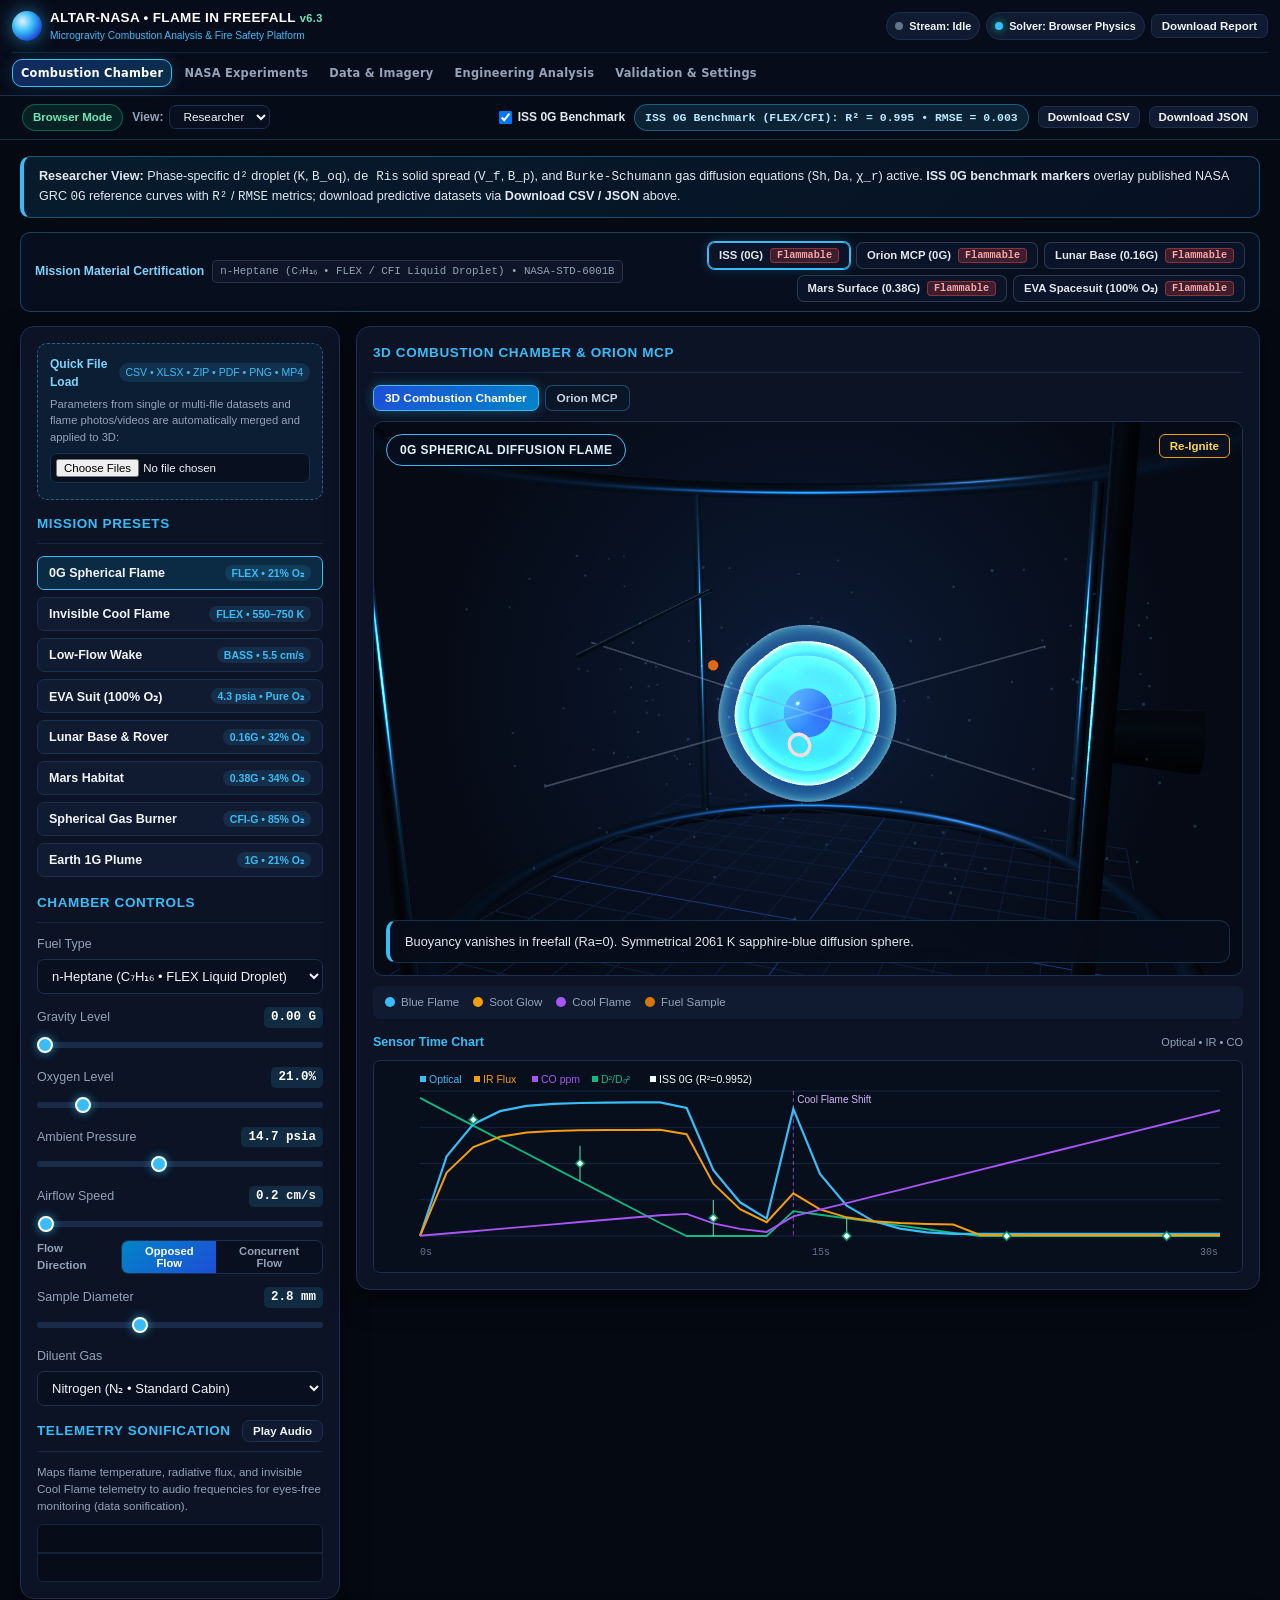
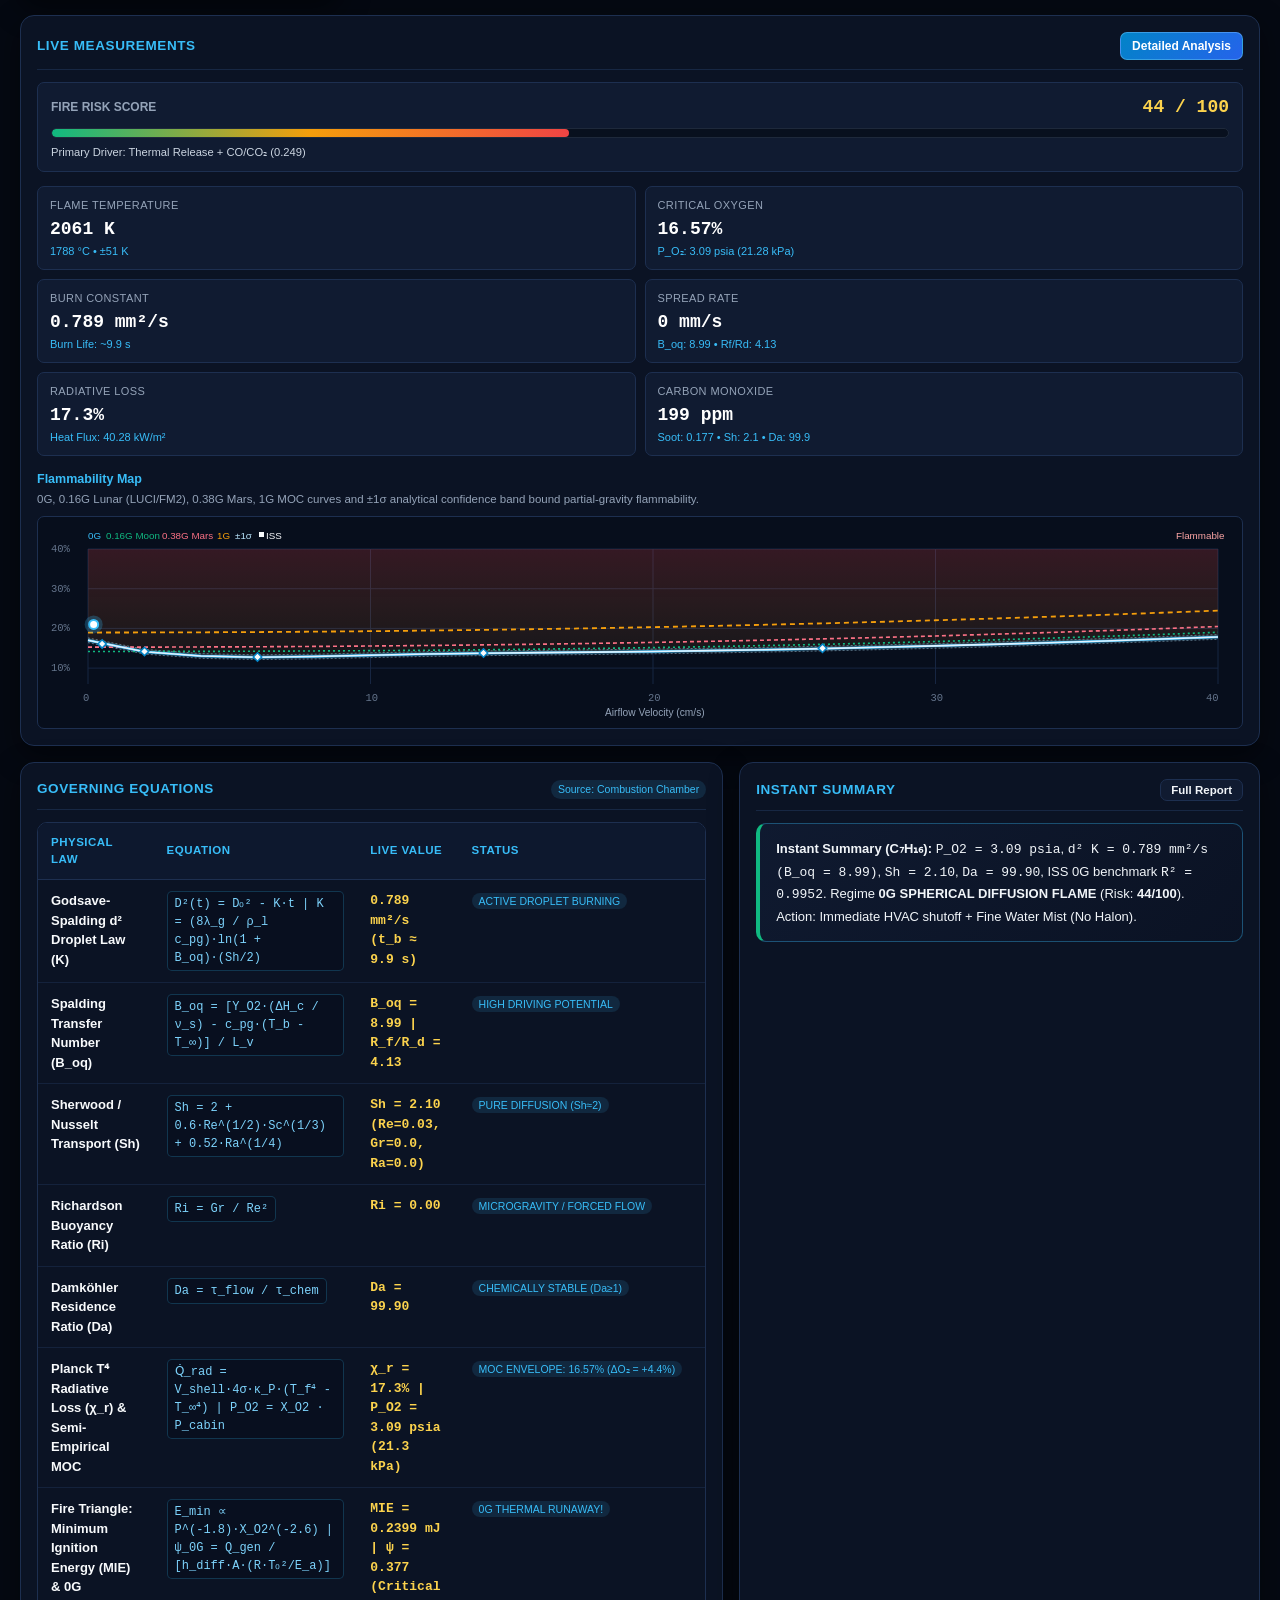
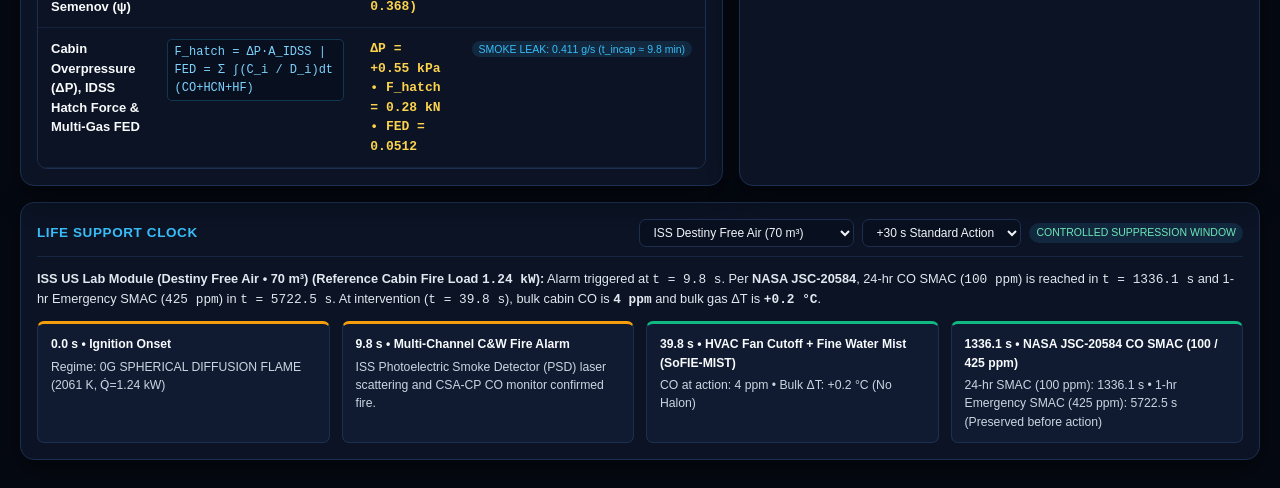
<file: index.html>
<!DOCTYPE html>
<html lang="en">
<head>
    <meta charset="UTF-8" />
    <meta name="viewport" content="width=device-width, initial-scale=1.0" />
    <meta name="altar-serverless" content="1" />
    <meta http-equiv="Content-Security-Policy" content="default-src 'self'; script-src 'self'; style-src 'self' 'unsafe-inline'; img-src 'self' data: blob:; media-src 'self' blob:; font-src 'self' data:; connect-src 'self' https://*.nasa.gov http://127.0.0.1:11434 http://localhost:11434; object-src 'none'; base-uri 'self'; form-action 'self';" />
    <link rel="icon" href="./nasa_flame.ico" />
    <title>ALTAR-NASA • Flame in Freefall | Microgravity Combustion &amp; Orion MCP Fire Safety Platform</title>
    <link rel="stylesheet" href="./css/mission_control.css?v=6.3" />
</head>
<body>

    <!-- ==================== TOP MISSION CONTROL HEADER ==================== -->
    <header class="top-header">
        <div class="brand-group">
            <div class="brand-orb"></div>
            <div class="brand-titles">
                <h1>ALTAR-NASA • FLAME IN FREEFALL <span style="font-size:11px; color:#6ee7b7; font-weight:700;">v6.3</span></h1>
                <p id="lbl-brand-sub" data-i18n="brand_sub">Microgravity Combustion Analysis &amp; Fire Safety Platform</p>
            </div>
        </div>

        <nav class="nav-tabs" role="tablist">
            <button class="nav-tab active" data-tab="tab-lab" id="nav-lab" data-i18n="nav_lab">Combustion Chamber</button>
            <button class="nav-tab" data-tab="tab-rank" id="nav-rank" data-i18n="nav_rank">NASA Experiments</button>
            <button class="nav-tab" data-tab="tab-live" id="nav-live" data-i18n="nav_live">Data &amp; Imagery</button>
            <button class="nav-tab" data-tab="tab-copilot" id="nav-copilot" data-i18n="nav_copilot">Engineering Analysis</button>
            <button class="nav-tab" data-tab="tab-settings" id="nav-settings" data-i18n="nav_settings">Validation &amp; Settings</button>
        </nav>

        <div class="header-actions">
            <div class="status-pill" id="header-stream-pill" data-i18n-title="tip_stream_pill" title="Live Telemetry Stream Status">
                <span class="status-dot" id="header-stream-dot" style="background:#64748b; box-shadow:none;"></span>
                <span id="header-stream-text">Stream: Idle</span>
            </div>
            <div class="status-pill" id="header-engine-pill" data-i18n-title="tip_engine_pill" title="Active Analytical Solver Status">
                <span class="status-dot" id="header-status-dot"></span>
                <span id="header-engine-text">Solver Initializing</span>
            </div>
            <button class="btn-secondary" id="btn-export-report" style="padding: 5px 10px; font-size: 11.5px;" data-i18n-title="tip_export_report" title="Download Visual Engineering Report (.html / PDF)" data-i18n="btn_export_report">Download Report</button>
        </div>
    </header>

    <!-- ==================== OPERATING MODE, VIEWPORT AUDIENCE, ISS R² & EXPORT SUBBAR ==================== -->
    <div class="command-subbar">
        <div class="subbar-group">
            <span class="shield-pill" id="isolation-shield-pill" data-i18n="shield_badge">Browser Mode</span>
            <label style="display:inline-flex; align-items:center; gap:6px; color:var(--text-muted); font-weight:600;">
                <span data-i18n="lbl_audience">View:</span>
                <select class="nasa-select" id="sel-audience-mode" style="width:auto; padding:3px 9px; font-size:11.8px;">
                    <option value="researcher" data-en="Researcher">Researcher</option>
                    <option value="student" data-en="Student">Student</option>
                    <option value="engineer" data-en="Engineer">Engineer</option>
                </select>
            </label>
        </div>

        <div class="subbar-group">
            <label style="display:inline-flex; align-items:center; gap:6px; cursor:pointer; color:#e2e8f0; font-weight:600;">
                <input type="checkbox" id="chk-flight-overlay" checked />
                <span data-i18n="chk_flight_pts">ISS 0G Benchmark</span>
            </label>
            <span class="validation-pill" id="flight-val-badge">Computing ISS 0G Calibration...</span>
            <button class="btn-secondary" id="btn-export-csv" style="padding:4px 9px; font-size:11.5px;" data-i18n="btn_export_csv">Download CSV</button>
            <button class="btn-secondary" id="btn-export-json" style="padding:4px 9px; font-size:11.5px;" data-i18n="btn_export_json">Download JSON</button>
        </div>
    </div>

    <!-- ==================== MAIN WORKSPACE CONTAINER ==================== -->
    <main class="main-container">

        <!-- ================================================================
             TAB 1: COMBUSTION CHAMBER
             ================================================================ -->
        <section class="tab-section active" id="tab-lab">
            <div class="audience-guide-banner" id="audience-guide-banner"></div>

            <!-- 5-PHASE MISSION MATERIAL CERTIFICATION BAR (NASA-STD-6001B) -->
            <div class="mission-cert-bar" id="mission-cert-bar">
                <div class="mission-cert-hdr">
                    <span class="mission-cert-title" data-i18n="mission_cert_title">Mission Material Certification</span>
                    <span class="mission-cert-sub" id="mission-cert-mat-lbl">NASA-STD-6001B</span>
                </div>
                <div class="mission-cert-pills" id="mission-cert-pills"></div>
            </div>

            <div class="lab-grid">

                <!-- LEFT COLUMN: QUICK FILE INGEST, PRESETS & PARAMETER CONTROLS -->
                <div class="panel-box">
                    <div class="quick-ingest-box">
                        <div style="display:flex; justify-content:space-between; align-items:center; margin-bottom:5px;">
                            <strong style="font-size:12px; color:#7dd3fc;" data-i18n="quick_ingest_title">Quick File Load</strong>
                            <span class="preset-badge">CSV • XLSX • ZIP • PDF • PNG • MP4</span>
                        </div>
                        <p style="font-size:11.2px; color:var(--text-muted); margin-bottom:7px;" data-i18n="quick_ingest_desc">
                            Parameters from single or multi-file datasets and flame photos/videos are automatically merged and applied to 3D:
                        </p>
                        <input type="file" class="nasa-input" id="inp-quick-lab-media" multiple accept="image/*,video/mp4,video/webm,.gif,.mp4,.webm,.csv,.tsv,.xlsx,.zip,.json,.pdf,.txt,.md" style="padding:5px; font-size:11.5px;" />
                        <div id="quick-lab-media-status" style="font-size:11.2px; color:#6ee7b7; margin-top:5px;"></div>
                    </div>

                    <div class="panel-header">
                        <span class="panel-title" id="t-presets-title" data-i18n="presets_title">Mission Presets</span>
                    </div>
                    <div class="preset-list" id="preset-buttons-container"></div>

                    <div class="panel-header" style="margin-top: 8px;">
                        <span class="panel-title" id="t-controls-title" data-i18n="controls_title">Chamber Controls</span>
                    </div>

                    <div class="control-group">
                        <div class="control-label"><span id="lbl-fuel" data-i18n="lbl_fuel">Fuel Type</span></div>
                        <select class="nasa-select" id="inp-fuel">
                            <option value="n_heptane" data-en="n-Heptane (C₇H₁₆ • FLEX Liquid Droplet)">n-Heptane (C₇H₁₆ • FLEX Liquid Droplet)</option>
                            <option value="methanol" data-en="Methanol (CH₃OH • FLEX-2 Droplet)">Methanol (CH₃OH • FLEX-2 Droplet)</option>
                            <option value="pmma" data-en="Cast PMMA Rod (BASS / SoFIE)">Cast PMMA Rod (BASS / SoFIE)</option>
                            <option value="sibal" data-en="Sibal Cloth Slab (Saffire)">Sibal Cloth Slab (Saffire)</option>
                            <option value="nomex" data-en="Nomex HT90-40 (EVA Suit Fabric)">Nomex HT90-40 (EVA Suit Fabric)</option>
                            <option value="propane_cfig" data-en="Propane Spherical Burner (ACME CFI-G)">Propane Spherical Burner (ACME CFI-G)</option>
                            <option value="hydrogen" data-en="Hydrogen Gas Jet (ACME / SLICE)">Hydrogen Gas Jet (ACME / SLICE)</option>
                            <option value="custom_material" data-en="Custom Material">Custom Material</option>
                        </select>
                        <div class="custom-material-box" id="custom-material-box" style="display:none;">
                            <div class="control-label" style="margin-bottom:4px;">
                                <span data-i18n="lbl_custom_mat_name">Material Name</span>
                            </div>
                            <input type="text" class="nasa-input" id="inp-custom-mat-name" value="PEEK" data-i18n-placeholder="custom_mat_ph" placeholder="e.g. PEEK, XLPE, PTFE, Kapton" style="padding:6px 8px; font-size:12px; margin-bottom:6px;" />
                            <div class="custom-mat-props-grid">
                                <div>
                                    <span class="custom-mat-mini-lbl" data-i18n="lbl_custom_rho">Density (kg/m³)</span>
                                    <input type="number" class="nasa-input" id="inp-custom-rho" data-i18n-placeholder="ph_auto" placeholder="Auto" min="50" max="3000" step="10" style="padding:5px 7px; font-size:11.5px;" />
                                </div>
                                <div>
                                    <span class="custom-mat-mini-lbl" data-i18n="lbl_custom_lambda">Conductivity (W/mK)</span>
                                    <input type="number" class="nasa-input" id="inp-custom-lambda" data-i18n-placeholder="ph_auto" placeholder="Auto" min="0.02" max="5.0" step="0.01" style="padding:5px 7px; font-size:11.5px;" />
                                </div>
                            </div>
                        </div>
                    </div>

                    <div class="control-group">
                        <div class="control-label">
                            <span id="lbl-gravity" data-i18n="lbl_gravity">Gravity Level</span>
                            <span class="control-val" id="val-gravity">0.00 G</span>
                        </div>
                        <input type="range" class="nasa-slider" id="inp-gravity" min="0" max="1.0" step="0.01" value="0.0" />
                    </div>

                    <div class="control-group">
                        <div class="control-label">
                            <span id="lbl-oxygen" data-i18n="lbl_oxygen">Oxygen Level</span>
                            <span class="control-val" id="val-oxygen">21.0%</span>
                        </div>
                        <input type="range" class="nasa-slider" id="inp-oxygen" min="8" max="100" step="0.5" value="21.0" />
                    </div>

                    <div class="control-group">
                        <div class="control-label">
                            <span id="lbl-pressure" data-i18n="lbl_pressure">Ambient Pressure</span>
                            <span class="control-val" id="val-pressure">14.7 psia</span>
                        </div>
                        <input type="range" class="nasa-slider" id="inp-pressure" min="3.5" max="30.0" step="0.05" value="14.7" />
                    </div>

                    <div class="control-group">
                        <div class="control-label">
                            <span id="lbl-airflow" data-i18n="lbl_airflow">Airflow Speed</span>
                            <span class="control-val" id="val-airflow">0.2 cm/s</span>
                        </div>
                        <input type="range" class="nasa-slider" id="inp-airflow" min="0.0" max="40.0" step="0.2" value="0.2" />
                        <div class="flow-dir-row">
                            <span class="flow-dir-lbl" data-i18n="lbl_flow_dir">Flow Direction</span>
                            <div class="flow-dir-toggle" role="group">
                                <button type="button" class="flow-dir-btn active" id="btn-flow-opposed" data-flow="opposed" data-i18n="btn_flow_opposed">Opposed Flow</button>
                                <button type="button" class="flow-dir-btn" id="btn-flow-concurrent" data-flow="concurrent" data-i18n="btn_flow_concurrent">Concurrent Flow</button>
                            </div>
                        </div>
                    </div>

                    <div class="control-group">
                        <div class="control-label">
                            <span id="lbl-droplet" data-i18n="lbl_droplet">Sample Diameter</span>
                            <span class="control-val" id="val-droplet">2.8 mm</span>
                        </div>
                        <input type="range" class="nasa-slider" id="inp-droplet" min="0.8" max="6.5" step="0.1" value="2.8" />
                    </div>

                    <div class="control-group">
                        <div class="control-label"><span id="lbl-diluent" data-i18n="lbl_diluent">Diluent Gas</span></div>
                        <select class="nasa-select" id="inp-diluent">
                            <option value="N2" data-en="Nitrogen (N₂ • Standard Cabin)">Nitrogen (N₂ • Standard Cabin)</option>
                            <option value="CO2" data-en="Carbon Dioxide (CO₂ • Suppression)">Carbon Dioxide (CO₂ • Suppression)</option>
                            <option value="He" data-en="Helium (He • High Diffusivity)">Helium (He • High Diffusivity)</option>
                        </select>
                    </div>

                    <!-- TELEMETRY SONIFICATION PANEL -->
                    <div class="panel-header" style="margin-top: 14px;">
                        <span class="panel-title" data-i18n="audio_title">Telemetry Sonification</span>
                        <button class="btn-secondary" id="btn-audio-toggle" style="padding: 4px 10px; font-size: 11.5px;" data-i18n="audio_start">Play Audio</button>
                    </div>
                    <p style="font-size: 11.5px; color: var(--text-muted);" data-i18n="audio_desc">
                        Maps flame temperature, radiative flux, and invisible Cool Flame telemetry to audio frequencies for eyes-free monitoring (data sonification).
                    </p>
                    <canvas class="audio-scope" id="audio-scope-canvas"></canvas>
                </div>

                <!-- CENTER COLUMN: 3D COMBUSTION CHAMBER & ORION MCP DIGITAL TWIN -->
                <div class="panel-box">
                    <div class="panel-header">
                        <span class="panel-title" id="t-3d-title" data-i18n="chamber_title">3D Combustion Chamber &amp; Orion MCP</span>
                    </div>

                    <div class="viewport-mode-bar">
                        <div class="vp-mode-left">
                            <button type="button" class="vp-mode-btn active" id="btn-vp-chamber" data-i18n="vp_mode_chamber">3D Combustion Chamber</button>
                            <button type="button" class="vp-mode-btn" id="btn-vp-spacecraft" data-i18n="vp_mode_spacecraft">Orion MCP</button>
                        </div>

                        <div class="orion-section-bar" id="orion-section-bar" style="display:none;">
                            <button type="button" class="orion-sec-btn active" data-hull="exterior" data-i18n="orion_hull_ext">Outer Hull</button>
                            <button type="button" class="orion-sec-btn" data-hull="cutaway" data-i18n="orion_hull_cut">Cutaway</button>
                            <span class="orion-sec-sep"></span>
                            <button type="button" class="orion-sec-btn" data-zone-focus="0" data-i18n="orion_sec_0">Command</button>
                            <button type="button" class="orion-sec-btn" data-zone-focus="2" data-i18n="orion_sec_2">Living</button>
                            <button type="button" class="orion-sec-btn" data-zone-focus="1" data-i18n="orion_sec_1">Power</button>
                            <button type="button" class="orion-sec-btn" data-zone-focus="3" data-i18n="orion_sec_3">Tunnel</button>
                            <button type="button" class="orion-sec-btn" data-zone-focus="4" data-i18n="orion_sec_4">Air</button>
                        </div>
                    </div>

                    <div id="chamber-stage-group">
                        <div class="chamber-wrapper" id="chamber-viewport-wrap">
                            <div id="three-canvas-container"></div>

                            <div class="viewport-hud-top">
                                <div class="regime-pill" id="hud-regime-badge">0G SPHERICAL DIFFUSION FLAME</div>
                                <div class="camera-toolbar">
                                    <button class="cam-btn" id="btn-reignite" style="border-color:#f59e0b; color:#fcd34d;" data-i18n="cam_reignite">Re-Ignite</button>
                                </div>
                            </div>

                            <div class="viewport-callout-bottom" id="hud-callout-summary">
                                Buoyant convection is eliminated. Because hot combustion products cannot rise, a symmetric sapphire-blue chemiluminescent reaction sphere forms around the fuel droplet.
                            </div>
                        </div>

                        <div class="legend-strip" id="chamber-legend-strip">
                            <span class="legend-item"><span class="legend-dot" style="background:#38bdf8;"></span> <span data-i18n="leg_blue">Blue Flame</span></span>
                            <span class="legend-item"><span class="legend-dot" style="background:#f59e0b;"></span> <span data-i18n="leg_soot">Soot Glow</span></span>
                            <span class="legend-item"><span class="legend-dot" style="background:#a855f7;"></span> <span data-i18n="leg_cool">Cool Flame</span></span>
                            <span class="legend-item"><span class="legend-dot" style="background:#d97706;"></span> <span data-i18n="leg_geom">Fuel Sample</span></span>
                        </div>
                    </div>

                    <!-- ORION MCP 3D MODEL, CABIN CAMERAS & COMPARTMENT ISOLATION CONSOLE -->
                    <div class="spacecraft-stage-wrap" id="spacecraft-3d-stage">
                        <div class="sc-canvas-card">
                            <canvas id="sc-gl-canvas"></canvas>
                        </div>

                        <div class="sc-fdir-console" id="spacecraft-fdir-console">
                            <div class="sc-room-topbar">
                                <button type="button" class="sc-cam-main-btn active" id="sc-btn-cam-toggle">Hide Camera</button>
                                <div class="sc-room-tabs" id="sc-room-tabs">
                                    <button type="button" class="sc-room-tab active" data-zone="0">Command Deck</button>
                                    <button type="button" class="sc-room-tab" data-zone="2">Living Bay</button>
                                    <button type="button" class="sc-room-tab" data-zone="1">Power &amp; Avionics</button>
                                    <button type="button" class="sc-room-tab" data-zone="3">Docking Tunnel</button>
                                    <button type="button" class="sc-room-tab" data-zone="4">Air &amp; Life Support</button>
                                </div>
                            </div>

                            <div class="sc-fdir-banner" id="sc-fdir-banner" data-severity="NOMINAL">
                                Command Deck (Cockpit) is normal. Entry-exit hatches and air inlet-outlet vents are open.
                            </div>

                            <!-- AUTONOMOUS PROTECTION COUNTDOWN & MANUAL OVERRIDE BAR -->
                            <div class="sc-auto-countdown-box" id="sc-auto-countdown-box" style="display:none;">
                                <div class="sc-auto-countdown-top">
                                    <span id="sc-auto-countdown-text">Auto-Protection Threshold exceeded: staged isolation starting in 5.0 s</span>
                                    <button type="button" class="sc-override-btn" id="sc-btn-cancel-auto">Manual Override</button>
                                </div>
                                <div class="sc-auto-countdown-track">
                                    <div class="sc-auto-countdown-fill" id="sc-auto-countdown-fill"></div>
                                </div>
                            </div>

                            <div class="sc-lower-workspace" id="sc-lower-workspace">
                                <div class="sc-live-cam-panel" id="sc-live-cam-panel">
                                    <div class="sc-live-cam-hdr">
                                        <span class="sc-rec-indicator"><span class="sc-rec-dot"></span> <span id="sc-pip-label">REC • Command</span></span>
                                        <span class="sc-cam-mode-group">
                                            <button type="button" id="sc-btn-cam-optical" class="sc-mini-btn active">Optical</button>
                                            <button type="button" id="sc-btn-ir-mode" class="sc-mini-btn">Thermal</button>
                                            <button type="button" id="sc-btn-cam-split" class="sc-mini-btn">Split</button>
                                            <button type="button" id="sc-btn-webcam" class="sc-mini-btn">Webcam</button>
                                        </span>
                                    </div>
                                    <canvas id="sc-pip-canvas" width="520" height="292"></canvas>
                                    <div class="sc-live-cam-ftr">
                                        <span id="sc-pip-temp">Temp: 21 °C • CO: 1 ppm</span>
                                        <span id="sc-pip-detect" style="color:#34d399; font-weight:700;">Status: Safe</span>
                                    </div>
                                </div>

                                <div class="sc-room-controls-col">
                                    <div class="sc-hw-grid">
                                        <button type="button" class="sc-hw-btn isolate-trig" id="sc-btn-isolate-room">Close &amp; Isolate Room</button>
                                        <button type="button" class="sc-hw-btn" id="sc-btn-hatch">Close Entry-Exit Hatch</button>
                                        <button type="button" class="sc-hw-btn" id="sc-btn-fan">Close Air Inlet-Outlet</button>
                                        <button type="button" class="sc-hw-btn fire-trig" id="sc-btn-fire-toggle">Start Fire Test</button>
                                        <button type="button" class="sc-hw-btn mist-trig" id="sc-btn-mist">Water Mist Suppressor</button>
                                        <button type="button" class="sc-hw-btn" id="sc-btn-sspc">Cut Room Power</button>
                                    </div>

                                    <div class="sc-room-summary-box">
                                        <div><span class="sc-sum-lbl" id="sc-lbl-dp">Room Pressure Delta:</span> <strong id="sc-stat-phys" class="sc-sum-val">+0.00 kPa</strong></div>
                                        <div><span class="sc-sum-lbl" id="sc-lbl-smoke">Inter-Room Smoke:</span> <strong id="sc-stat-smoke" class="sc-sum-val">None (0.00 g/s)</strong></div>
                                        <div><span class="sc-sum-lbl" id="sc-lbl-air">Isolation State:</span> <strong id="sc-stat-isolation" class="sc-sum-val">Hatch &amp; Air Open</strong></div>
                                        <div><span class="sc-sum-lbl" id="sc-lbl-reign">0G Core / Re-Ignition:</span> <strong id="sc-stat-reignition" class="sc-sum-val">0% (294 K)</strong></div>
                                        <div style="grid-column: span 2;"><span class="sc-sum-lbl" id="sc-lbl-reentry">Safe Re-Entry Time:</span> <strong id="sc-stat-reentry" class="sc-sum-val">Ready (0 s)</strong></div>
                                    </div>

                                    <div class="sc-room-Subactions">
                                        <div class="sc-auto-thresh-wrap">
                                            <label class="sc-auto-label">
                                                <input type="checkbox" id="sc-chk-ai-auto" checked />
                                                <span id="sc-lbl-auto">Auto-Protection Threshold</span>
                                            </label>
                                            <input type="range" id="sc-inp-auto-thresh" class="sc-thresh-slider" min="40" max="90" step="5" value="65" />
                                            <span id="sc-val-auto-thresh" class="sc-thresh-val">Risk ≥ 65</span>
                                        </div>
                                        <div class="sc-subaction-btns" style="display:flex; flex-wrap:wrap; gap:6px;">
                                            <button type="button" class="btn-primary" id="sc-btn-full-sequence" data-en="Auto Response" style="padding:4px 9px; font-size:11px;">Auto Response</button>
                                            <button type="button" class="btn-secondary" id="sc-btn-camras" data-en="Clean Cabin Air" style="padding:4px 9px; font-size:11px;">Clean Cabin Air</button>
                                            <button type="button" class="btn-secondary" id="sc-btn-ai-copilot" data-en="Analyze Room" style="padding:4px 9px; font-size:11px;">Analyze Room</button>
                                        </div>
                                    </div>
                                </div>
                            </div>
                        </div>
                    </div>

                    <div class="analog-material-notice" id="analog-material-banner" style="display:none;"></div>
                    <div class="partial-g-notice" id="partial-g-banner"></div>

                    <!-- MULTI-SENSOR TIME-SERIES CHART -->
                    <div style="margin-top: 14px;">
                        <div style="display:flex; justify-content:space-between; align-items:center;">
                            <span style="font-size:12.5px; font-weight:700; color:var(--accent-cyan);" data-i18n="chart_sensor_title">
                                Sensor Time Chart
                            </span>
                            <span style="font-size:11px; color:var(--text-muted);" data-i18n="chart_sensor_sub">Optical • IR • CO</span>
                        </div>
                        <div class="chart-canvas-wrap">
                            <canvas class="sci-chart" id="chart-multisensor"></canvas>
                        </div>
                    </div>
                </div>

                <!-- RIGHT COLUMN: LIVE MEASUREMENTS & FLAMMABILITY BOUNDARY MAP -->
                <div class="panel-box lab-right-col">
                    <div class="panel-header">
                        <span class="panel-title" data-i18n="tel_panel_title">Live Measurements</span>
                        <button class="btn-primary" id="btn-ai-interpret-sim" style="padding: 6px 11px; font-size: 12px;" data-i18n="btn_ai_interpret">
                            Detailed Analysis
                        </button>
                    </div>

                    <div class="risk-meter-box">
                        <div style="display:flex; justify-content:space-between; align-items:center;">
                            <span style="font-size:12px; font-weight:700; color:var(--text-muted);" data-i18n="lbl_risk_score">FIRE RISK SCORE</span>
                            <span id="tel-risk-score" style="font-family:Consolas,monospace; font-size:18px; font-weight:800; color:#fcd34d;">42 / 100</span>
                        </div>
                        <div class="risk-bar-track">
                            <div class="risk-bar-fill" id="tel-risk-bar"></div>
                        </div>
                        <div class="risk-driver-note" id="tel-risk-driver"></div>
                    </div>

                    <div class="telemetry-grid">
                        <div class="tel-card">
                            <div class="tel-label" data-i18n="card_temp">Flame Temperature</div>
                            <div class="tel-value" id="tel-temp">1999 K</div>
                            <div class="tel-sub" id="tel-temp-c">1726 °C</div>
                        </div>
                        <div class="tel-card">
                            <div class="tel-label" data-i18n="card_moc">Critical Oxygen</div>
                            <div class="tel-value" id="tel-moc">16.4%</div>
                            <div class="tel-sub" id="tel-po2">P_O₂: 3.09 psia</div>
                        </div>
                        <div class="tel-card">
                            <div class="tel-label" data-i18n="card_kburn">Burn Constant</div>
                            <div class="tel-value" id="tel-kburn">0.74 mm²/s</div>
                            <div class="tel-sub" id="tel-lifetime">Burn Life: ~10.5 s</div>
                        </div>
                        <div class="tel-card">
                            <div class="tel-label" data-i18n="card_spread">Spread Rate</div>
                            <div class="tel-value" id="tel-spread">0.55 mm/s</div>
                            <div class="tel-sub" id="tel-radius">B_oq: 6.2 • Rf/Rd: 5.4</div>
                        </div>
                        <div class="tel-card">
                            <div class="tel-label" data-i18n="card_rad">Radiative Loss</div>
                            <div class="tel-value" id="tel-radloss">21.0%</div>
                            <div class="tel-sub" id="tel-flux">Heat Flux: 28.4 kW/m²</div>
                        </div>
                        <div class="tel-card">
                            <div class="tel-label" data-i18n="card_co">Carbon Monoxide</div>
                            <div class="tel-value" id="tel-co">145 ppm</div>
                            <div class="tel-sub" id="tel-soot">Soot: 0.18 • Sh: 2.08</div>
                        </div>
                    </div>

                    <div style="margin-top: 10px;">
                        <div style="display:flex; justify-content:space-between; align-items:center;">
                            <span style="font-size:12.5px; font-weight:700; color:var(--accent-cyan);" data-i18n="chart_moc_title">
                                Flammability Map
                            </span>
                        </div>
                        <p style="font-size:11.5px; color:var(--text-muted); margin-top:2px;" data-i18n="chart_moc_desc">
                            0G, 0.16G Lunar (LUCI/FM2), 0.38G Mars, 1G MOC curves and ±1σ analytical confidence band bound partial-gravity flammability.
                        </p>
                        <div class="chart-canvas-wrap">
                            <canvas class="sci-chart" id="chart-flammability"></canvas>
                        </div>
                    </div>
                </div>

            </div>

            <!-- BOTTOM ROW: GOVERNING EQUATIONS & INSTANT SYNTHESIS -->
            <div class="lab-bottom-grid">
                <div class="panel-box">
                    <div class="panel-header">
                        <span class="panel-title" data-i18n="formula_table_title">Governing Equations</span>
                        <span class="preset-badge" id="formula-active-source-badge">Source: Combustion Chamber</span>
                    </div>
                    <div class="nasa-table-wrap">
                        <table class="nasa-table">
                            <thead>
                                <tr>
                                    <th data-i18n="th_law">Physical Law</th>
                                    <th data-i18n="th_eq">Equation</th>
                                    <th data-i18n="th_val">Live Value</th>
                                    <th data-i18n="th_status">Status</th>
                                </tr>
                            </thead>
                            <tbody id="formula-results-tbody"></tbody>
                        </table>
                    </div>
                </div>

                <div class="panel-box">
                    <div class="panel-header">
                        <span class="panel-title" data-i18n="live_synthesis_title">Instant Summary</span>
                        <button class="btn-secondary" id="btn-deep-ai-from-formula" style="padding:4px 10px; font-size:11.5px;" data-i18n="btn_full_ai_report">
                            Full Report
                        </button>
                    </div>
                    <div class="live-formula-commentary" id="live-formula-ai-box">
                        Loading telemetry and dimensionless transport equations...
                    </div>
                </div>
            </div>

            <!-- LIFE SUPPORT CLOCK -->
            <div class="panel-box cabin-timeline-panel" id="cabin-timeline-panel">
                <div class="panel-header" style="flex-wrap:wrap; gap:10px;">
                    <span class="panel-title" data-i18n="cabin_clock_title">Life Support Clock</span>
                    <div style="display:flex; gap:8px; align-items:center; flex-wrap:wrap;">
                        <select class="nasa-select" id="sel-habitat-volume" style="width:auto; padding:5px 9px; font-size:12px;">
                            <option value="iss_module" data-en="ISS Destiny Free Air (70 m³)">ISS Destiny Free Air (70 m³)</option>
                            <option value="lunar_hab" data-en="Orion / Gateway Cabin (19 m³)">Orion / Gateway Cabin (19 m³)</option>
                            <option value="lunar_rover" data-en="Pressurized Lunar Rover (11 m³)">Pressurized Lunar Rover (11 m³)</option>
                            <option value="mars_hab" data-en="Mars Surface Cabin (28 m³)">Mars Surface Cabin (28 m³)</option>
                            <option value="eva_suit" data-en="EVA Spacesuit (0.18 m³)">EVA Spacesuit (0.18 m³)</option>
                        </select>
                        <select class="nasa-select" id="sel-crew-response" style="width:auto; padding:5px 9px; font-size:12px;">
                            <option value="10" data-en="+10 s Rapid Action">+10 s Rapid Action</option>
                            <option value="30" selected data-en="+30 s Standard Action">+30 s Standard Action</option>
                            <option value="60" data-en="+60 s Delayed Action">+60 s Delayed Action</option>
                            <option value="999" data-en="Unmitigated Burn">Unmitigated Burn</option>
                        </select>
                        <span class="preset-badge" id="cabin-severity-badge">COMPUTING</span>
                    </div>
                </div>
                <div id="cabin-timeline-summary" style="font-size:12.8px; color:#e2e8f0; margin-bottom:6px;"></div>
                <div class="milestone-grid" id="cabin-milestones-grid"></div>
            </div>
        </section>

        <!-- ================================================================
             TAB 2: NASA EXPERIMENTS
             ================================================================ -->
        <section class="tab-section" id="tab-rank">
            <div class="panel-box">
                <div class="ranking-toolbar">
                    <div>
                        <h2 style="font-size:16px; color:#ffffff;" data-i18n="rank_main_title">Experiment Ranking</h2>
                        <p style="font-size:12.5px; color:var(--text-muted);" data-i18n="rank_main_desc">
                            Ranks and compares 15 verified NASA PSI experiments by physical similarity across stations, EVA suits, Lunar/Mars bases, and pressurized rovers.
                        </p>
                    </div>
                    <div style="display:flex; gap:8px; flex-wrap:wrap; align-items:center;">
                        <input type="text" class="nasa-input" id="inp-rank-query" data-i18n-placeholder="rank_placeholder" placeholder="e.g., cool flame, CFI-G, DAFT dust, SPICE, rover..." style="width:290px;" />
                        <button class="btn-primary" id="btn-run-rank" data-i18n="btn_rerank">Sort</button>
                        <button class="btn-secondary" id="btn-compare-selected" data-i18n="btn_compare">Compare Selected</button>
                    </div>
                </div>

                <!-- HARDWARE FACILITY FILTER -->
                <div class="hw-filter-bar" id="hw-filter-container">
                    <span style="font-size:12px; font-weight:700; color:var(--accent-cyan); margin-right:4px;" data-i18n="lbl_hw_filter">Hardware Filter:</span>
                    <button class="hw-filter-btn active" data-hw="ALL" data-i18n="hw_all">All Experiments</button>
                    <button class="hw-filter-btn" data-hw="CIR" data-i18n="hw_cir">ISS CIR / ACME</button>
                    <button class="hw-filter-btn" data-hw="MSG" data-i18n="hw_msg">MSG Flow Duct</button>
                    <button class="hw-filter-btn" data-hw="CYGNUS" data-i18n="hw_cygnus">Cygnus Vehicle</button>
                    <button class="hw-filter-btn" data-hw="CABIN" data-i18n="hw_cabin">Smoke &amp; Dust</button>
                </div>

                <div class="scope-footnote-banner" data-i18n="psi_rocket_scope_note">
                    NASA PSI Scope Note: High gas velocities inside rocket engines and thrusters render combustion effectively gravity-independent; PSI focuses on fire safety in crew cabins, spacesuits, and surface habitats.
                </div>

                <div class="nasa-table-wrap">
                    <table class="nasa-table">
                        <thead>
                            <tr>
                                <th style="width:40px;" data-i18n="th_sel">Pick</th>
                                <th style="width:50px;" data-i18n="th_rank">Rank</th>
                                <th style="width:130px;" data-i18n="th_prog">Program</th>
                                <th data-i18n="th_exp_detail">Summary &amp; Findings</th>
                                <th style="width:148px;" data-i18n="th_cond">Test Conditions</th>
                                <th style="width:132px;" data-i18n="th_prio">Match Score</th>
                                <th style="width:142px;" data-i18n="th_evid">Actions</th>
                            </tr>
                        </thead>
                        <tbody id="ranking-tbody"></tbody>
                    </table>
                </div>

                <!-- INTRA-FACILITY TEST VARIATIONS -->
                <div class="intra-runs-box" id="intra-runs-section">
                    <div class="panel-header" style="margin-bottom:8px;">
                        <span class="panel-title" id="intra-runs-title">Test Variations</span>
                        <span class="preset-badge" id="intra-runs-badge">PSI-FLEX-01</span>
                    </div>
                    <p style="font-size:12px; color:var(--text-muted);" id="intra-runs-sub" data-i18n="intra_runs_hint">
                        Click &quot;Test Variations&quot; on any experiment above to see how runs inside the same facility differed and stayed constant:
                    </p>
                    <div class="intra-runs-grid" id="intra-runs-cards"></div>
                </div>

                <!-- EXPERIMENT COMPARISON -->
                <div id="comparison-section" style="margin-top: 20px;">
                    <div class="panel-header">
                        <span class="panel-title" data-i18n="cmp_section_title">Experiment Comparison</span>
                    </div>
                    <div id="comparison-conflict-banner" class="conflict-bounding-banner" style="display:none;"></div>
                    <div id="comparison-synthesis-banner" style="padding:11px 14px; background:rgba(14,165,233,0.12); border:1px solid rgba(56,189,248,0.35); border-radius:8px; font-size:13px;"></div>
                    <div class="compare-cards-grid" id="comparison-cards-container"></div>
                </div>

                <!-- TERRESTRIAL APPLICATIONS -->
                <div style="margin-top: 22px;">
                    <div class="panel-header">
                        <span class="panel-title" data-i18n="earth_section_title">Earth Applications (Live Impact Calculator)</span>
                    </div>
                    <div class="transfer-grid" id="earth-transfer-container"></div>
                </div>
            </div>
        </section>

        <!-- ================================================================
             TAB 3: DATA & IMAGERY
             ================================================================ -->
        <section class="tab-section" id="tab-live">

            <!-- LIVE NASA TELEMETRY STREAM -->
            <div class="panel-box" id="continuous-stream-panel" style="margin-bottom: 16px;">
                <div class="panel-header">
                    <span class="panel-title" data-i18n="stream_panel_title">Live NASA Stream</span>
                    <span class="preset-badge" id="stream-state-badge">Stopped (Ready)</span>
                </div>
                <p style="font-size:12.5px; color:var(--text-muted); margin-bottom:12px;" data-i18n="stream_panel_desc">
                    Polls official NASA databases (NTRS / OSDR-PSI) or custom JSON / CSV links at your chosen interval and updates the simulation.
                </p>

                <div style="display:grid; grid-template-columns: 220px 1fr 140px auto auto; gap:8px; align-items:center; flex-wrap:wrap;">
                    <select class="nasa-select" id="sel-stream-source">
                        <option value="ntrs" data-en="NASA NTRS Stream">NASA NTRS Stream</option>
                        <option value="osdr" data-en="NASA PSI Stream">NASA PSI Stream</option>
                        <option value="custom_url" data-en="Custom Data URL">Custom Data URL</option>
                    </select>
                    <input type="text" class="nasa-input" id="inp-stream-target" value="auto" data-i18n-placeholder="stream_target_ph" placeholder="Query ('auto' = cycles through all NASA experiments) or https://... URL" />
                    <select class="nasa-select" id="sel-stream-interval">
                        <option value="15" data-en="Every 15 Seconds">Every 15 Seconds</option>
                        <option value="25" selected data-en="Every 25 Seconds">Every 25 Seconds</option>
                        <option value="45" data-en="Every 45 Seconds">Every 45 Seconds</option>
                        <option value="90" data-en="Every 90 Seconds">Every 90 Seconds</option>
                    </select>
                    <button class="btn-primary" id="btn-stream-toggle" data-i18n="btn_stream_start">Start Stream</button>
                    <button class="btn-secondary" id="btn-stream-poll-now" data-i18n="btn_stream_now">Fetch Now</button>
                </div>

                <div style="margin-top:10px; display:flex; align-items:center; justify-content:space-between; flex-wrap:wrap; gap:10px;">
                    <label style="display:inline-flex; align-items:center; gap:8px; font-size:12.5px; cursor:pointer; color:#e2e8f0;">
                        <input type="checkbox" id="chk-stream-autosync" checked />
                        <span data-i18n="chk_stream_sync">Automatically apply incoming data to 3D Chamber</span>
                    </label>
                    <span id="stream-meta-info" style="font-size:11.5px; color:var(--text-muted);" data-i18n="stream_not_started">Stream has not started yet.</span>
                </div>

                <div id="stream-events-box" style="margin-top:12px; max-height:230px; overflow-y:auto;"></div>
            </div>

            <div class="two-col-grid">

                <!-- LEFT: NASA ARCHIVE SEARCH -->
                <div class="panel-box">
                    <div class="panel-header">
                        <span class="panel-title" data-i18n="live_search_title">NASA Archive Search</span>
                        <span class="preset-badge" id="live-api-badge">Ready</span>
                    </div>
                    <p style="font-size:12.5px; color:var(--text-muted); margin-bottom:12px;" data-i18n="live_search_desc">
                        Search official psi.nasa.gov, ntrs.nasa.gov, and osdr.nasa.gov services in real time for scientific reports and experiment records.
                    </p>
                    <div style="display:flex; gap:8px; margin-bottom:14px; flex-wrap:wrap;">
                        <input type="text" class="nasa-input" id="inp-live-nasa-q" value="FLEX microgravity droplet cool flame" style="flex:1; min-width:200px;" />
                        <select class="nasa-select" id="sel-live-source" style="min-width:210px; width:auto;">
                            <option value="osdr" data-en="NASA PSI Datasets">NASA PSI Datasets</option>
                            <option value="ntrs" data-en="NASA NTRS Papers">NASA NTRS Papers</option>
                        </select>
                        <button class="btn-primary" id="btn-fetch-nasa-live" data-i18n="btn_fetch_live">Search Archive</button>
                    </div>

                    <div style="display:flex; gap:6px; flex-wrap:wrap; margin-bottom:12px;">
                        <button class="btn-secondary quick-ntrs-btn" data-q="Saffire spacecraft fire">Saffire</button>
                        <button class="btn-secondary quick-ntrs-btn" data-q="BASS-II solid combustion microgravity">BASS-II</button>
                        <button class="btn-secondary quick-ntrs-btn" data-q="FLEX droplet cool flame">FLEX / CFI</button>
                        <button class="btn-secondary quick-ntrs-btn" data-q="SoFIE solid fuel ignition">SoFIE</button>
                        <button class="btn-secondary quick-ntrs-btn" data-q="ACME E-FIELD CFI-G microgravity">ACME / CFI-G</button>
                        <button class="btn-secondary quick-ntrs-btn" data-q="DAFT smoke aerosol microgravity">DAFT / SAME</button>
                    </div>

                    <div id="live-nasa-results-list" style="max-height:460px; overflow-y:auto;"></div>
                </div>

                <!-- RIGHT: DATA BUNDLE & FLAME IMAGERY ANALYSIS -->
                <div class="panel-box">
                    <div class="panel-header">
                        <span class="panel-title" data-i18n="ingest_panel_title">Data Bundle &amp; Flame Analysis</span>
                    </div>
                    <p style="font-size:12.5px; color:var(--text-muted); margin-bottom:12px;" data-i18n="ingest_panel_desc">
                        Upload single or multi-file NASA PSI bundles (.csv, .tsv, .xlsx, .zip, .pdf, .json) and flame photos/videos (.png, .jpg, .mp4); automatically merged and synced to 3D.
                    </p>

                    <div class="control-group">
                        <div class="control-label"><span data-i18n="lbl_scrape_url">Parse Web Link</span></div>
                        <div style="display:flex; gap:8px;">
                            <input type="text" class="nasa-input" id="inp-scrape-url" placeholder="https://psi.nasa.gov/physci/repo/data/investigations/PSI-69" />
                            <button class="btn-secondary" id="btn-scrape-url" style="white-space:nowrap;" data-i18n="btn_scrape_url">Sync to 3D</button>
                        </div>
                        <div id="url-scrape-status-line" style="font-size:11.8px; margin-top:6px; min-height:16px;"></div>
                    </div>

                    <div id="media-analysis-result-box" style="margin-top:8px; margin-bottom:12px;"></div>

                    <div class="control-group" style="margin-top:12px;">
                        <div class="control-label"><span data-i18n="lbl_choose_file">Choose Data Bundle or Photo (Multi-File)</span></div>
                        <input type="file" class="nasa-input" id="inp-doc-file" multiple accept="image/*,video/mp4,video/webm,.gif,.mp4,.webm,.csv,.tsv,.xlsx,.zip,.json,.pdf,.txt,.md" />
                        <label style="display:inline-flex; align-items:center; gap:7px; font-size:12px; color:#cbd5e1; margin-top:7px; cursor:pointer;">
                            <input type="checkbox" id="chk-media-autosync" checked />
                            <span data-i18n="chk_media_sync">Automatically apply extracted parameters to 3D Chamber</span>
                        </label>
                        <button class="btn-primary" id="btn-upload-doc" style="margin-top:8px; width:100%;" data-i18n="btn_upload_doc">
                            Analyze File Bundle
                        </button>
                    </div>

                    <!-- DYNAMIC CUSTOM EQUATION VERIFIER -->
                    <div class="custom-eq-card">
                        <div class="panel-header" style="margin-bottom:6px;">
                            <span class="panel-title" data-i18n="custom_eq_title">Custom Equation Verifier</span>
                            <span class="preset-badge">AST • R² • RMSE</span>
                        </div>
                        <p style="font-size:11.6px; color:var(--text-muted); margin-bottom:8px;" data-i18n="custom_eq_desc">
                            Enter a custom combustion correlation using (O2, P, U, G, D0, B_oq, Sh, Da, Re, Ra, Tf, chi_r) and validate against solver curves:
                        </p>
                        <div style="display:flex; gap:5px; flex-wrap:wrap; margin-bottom:7px;">
                            <button type="button" class="btn-secondary custom-eq-preset-btn" data-eq="0.82 * (O2 / 21.0)**0.72 * (P / 14.7)**0.25 * (1 + 0.16 * sqrt(U))" data-target="k_burn" style="padding:2px 8px; font-size:10.8px;" data-i18n="eq_pre_d2">d²-Law (K)</button>
                            <button type="button" class="btn-secondary custom-eq-preset-btn" data-eq="16.5 - 2.4 * exp(-((U - 4.8) / 5.5)**2) + 2.1 * sqrt(G)" data-target="moc_pct" style="padding:2px 8px; font-size:10.8px;">MOC (O₂%)</button>
                            <button type="button" class="btn-secondary custom-eq-preset-btn" data-eq="ln(1 + B_oq) / ln(1 + O2 / 100.0) * 0.14" data-target="standoff_ratio" style="padding:2px 8px; font-size:10.8px;">Rf/Rd</button>
                        </div>
                        <input type="text" class="nasa-input" id="inp-custom-eq" value="0.82 * (O2 / 21.0)**0.72 * (P / 14.7)**0.25 * (1 + 0.16 * sqrt(U))" style="font-family:Consolas,monospace; font-size:11.8px; margin-bottom:7px;" />
                        <div style="display:grid; grid-template-columns:1fr auto; gap:8px; align-items:center;">
                            <select class="nasa-select" id="sel-custom-eq-target" style="padding:6px 9px; font-size:11.8px;">
                                <option value="k_burn" data-en="Target: Burn Constant K (mm²/s)">Target: Burn Constant K (mm²/s)</option>
                                <option value="moc_pct" data-en="Target: Critical Oxygen MOC (O₂%)">Target: Critical Oxygen MOC (O₂%)</option>
                                <option value="standoff_ratio" data-en="Target: Flame Standoff Ratio (Rf/Rd)">Target: Flame Standoff Ratio (Rf/Rd)</option>
                                <option value="flame_spread_mm_s" data-en="Target: Spread Rate V_f (mm/s)">Target: Spread Rate V_f (mm/s)</option>
                                <option value="flame_temp_k" data-en="Target: Flame Temperature T_f (K)">Target: Flame Temperature T_f (K)</option>
                            </select>
                            <button type="button" class="btn-primary" id="btn-eval-custom-eq" style="padding:6px 12px; font-size:11.8px;" data-i18n="btn_eval_custom_eq">Validate Equation</button>
                        </div>
                        <div id="custom-eq-result-box" style="margin-top:8px;"></div>
                    </div>

                    <div class="panel-header" style="margin-top:16px;">
                        <span class="panel-title" data-i18n="rag_test_title">Text Search</span>
                    </div>
                    <div style="display:flex; gap:8px; margin-bottom:10px;">
                        <input type="text" class="nasa-input" id="inp-rag-search" data-i18n-placeholder="rag_search_ph" placeholder="Search concepts in experiment records..." />
                        <button class="btn-secondary" id="btn-rag-search" data-i18n="btn_rag_search">Search</button>
                    </div>
                    <div id="rag-search-results" style="max-height:200px; overflow-y:auto;"></div>
                </div>

            </div>
        </section>

        <!-- ================================================================
             TAB 4: ENGINEERING ANALYSIS
             ================================================================ -->
        <section class="tab-section" id="tab-copilot">
            <div class="copilot-layout">

                <!-- LEFT: QUICK PROMPTS & FILE ATTACHMENT -->
                <div class="panel-box">
                    <div class="panel-header">
                        <span class="panel-title" data-i18n="copilot_tasks_title">Quick Questions</span>
                    </div>
                    <div class="preset-list">
                        <button class="preset-btn copilot-prompt-btn" data-prompt-en="Analyze my active 3D combustion chamber telemetry and dimensionless numbers (K, B_oq, Sh, Ra, Ri, Da, χ_r, MOC) using governing equations; rank matching NASA PSI investigations and provide spacecraft fire safety &amp; Earth transfer insights.">
                            <span data-i18n="cp_btn_1">Evaluate Active Chamber</span>
                        </button>
                        <button class="preset-btn copilot-prompt-btn" data-prompt-en="Compare EVA Spacesuit (4.3 psia, 100% O2), Lunar Base / Pressurized Rover (10.2 psia, 32% O2), and ACME CFI-G (85% O2) atmospheres against standard ISS air (14.7 psia, 21% O2) in terms of P_O2, pre-breathe tradeoffs, and flame spread.">
                            <span data-i18n="cp_btn_2">Compare Suit &amp; Rover</span>
                        </button>
                        <button class="preset-btn copilot-prompt-btn" data-prompt-en="Explain the current partial-gravity (Lunar 0.16G &amp; Martian 0.38G) data gap in NASA PSI, upcoming LUCI and FM2 experiments, how 0G and 1G bound intermediate flammability, and ACME E-FIELD ionic-wind emulation.">
                            <span data-i18n="cp_btn_3">Partial Gravity Analysis</span>
                        </button>
                        <button class="preset-btn copilot-prompt-btn" data-prompt-en="Explain invisible Cool Flame NTC regimes across FLEX, CFI, and ACME CFI-G via radiative loss χ_r, alongside DAFT/SAME multi-channel smoke vs. lunar-dust sensor discrimination.">
                            <span data-i18n="cp_btn_4">Cool Flame &amp; Sensors</span>
                        </button>
                        <button class="preset-btn copilot-prompt-btn" data-prompt-en="Why is Halon 1301 strictly banned in crewed spacecraft? Compare SoFIE-MIST fine water mist and HVAC shutoff, and detail NASA spinoffs to terrestrial smoke detectors, firefighter turnout gear, and SCBA air tanks.">
                            <span data-i18n="cp_btn_5">Water Mist &amp; Spinoffs</span>
                        </button>
                    </div>

                    <div class="panel-header" style="margin-top:14px;">
                        <span class="panel-title" data-i18n="copilot_attach_title">Attach File</span>
                    </div>
                    <p style="font-size:11.5px; color:var(--text-muted); margin-bottom:6px;" data-i18n="copilot_attach_desc">
                        Selecting a flame photo/video (.png/.jpg/.gif/.mp4) or data file (.csv/.xlsx/.zip/.pdf/.json) updates both the 3D simulation and governing equation analysis:
                    </p>
                    <input type="file" class="nasa-input" id="inp-chat-image" accept="image/*,video/mp4,video/webm,.gif,.mp4,.webm,.csv,.tsv,.xlsx,.zip,.json,.pdf,.txt,.md" />
                    <div id="chat-image-status" style="font-size:11.5px; color:var(--accent-emerald); margin-top:6px;"></div>

                    <div style="margin-top:14px; display:flex; align-items:center; gap:8px;">
                        <input type="checkbox" id="chk-deep-6stage" checked />
                        <label for="chk-deep-6stage" style="font-size:12px; color:var(--text-main); cursor:pointer;" data-i18n="chk_6stage">
                            NASA-STD-6001B Safety Check Active
                        </label>
                    </div>
                </div>

                <!-- RIGHT: ENGINEERING ANALYSIS CONSOLE -->
                <div class="chat-window">
                    <div class="chat-topbar">
                        <div style="display:flex; align-items:center; gap:8px;">
                            <span style="font-size:12px; font-weight:700; color:var(--accent-cyan);" data-i18n="lbl_active_engine">Analysis Mode:</span>
                            <select class="nasa-select" id="sel-copilot-provider" style="min-width:300px; max-width:390px; width:auto; padding:5px 10px; font-size:12px;">
                                <option value="auto" data-en="Auto (Physics Solver + Active Engine)">Auto (Physics Solver + Active Engine)</option>
                                <option value="physics" data-en="Analytical Physics Solver">Analytical Physics Solver</option>
                                <option value="ollama" data-en="Offline Local Model">Offline Local Model</option>
                                <option value="antigravity" data-en="Local System Bridge">Local System Bridge</option>
                                <option value="gemini" data-en="Google Gemini Gateway">Google Gemini Gateway</option>
                                <option value="openrouter" data-en="OpenRouter Gateway">OpenRouter Gateway</option>
                            </select>
                        </div>
                        <div style="display:flex; align-items:center; gap:8px;">
                            <span style="font-size:11.5px; color:var(--text-muted);" id="copilot-live-context-tag" data-i18n="copilot_ctx_tag">
                                3D Chamber &amp; 15 PSI Experiments Linked
                            </span>
                            <button class="btn-secondary" id="btn-clear-chat" style="padding:4px 9px; font-size:11px;" data-i18n="btn_clear_chat">Reset</button>
                        </div>
                    </div>

                    <div class="chat-messages" id="chat-messages-box">
                        <div class="msg-bubble msg-ai console-readiness-card" id="welcome-ai-bubble">
                            <h3 data-i18n="welcome_title">Engineering Analysis &amp; Decision Support</h3>
                            <div class="console-readiness-grid">
                                <div class="console-kv-item">
                                    <div class="console-kv-label" data-i18n="kv_solver_lbl">NUMERICAL SOLVER</div>
                                    <div class="console-kv-val" data-i18n="kv_solver_val">d² • de Ris • B_oq • Sh • Da</div>
                                </div>
                                <div class="console-kv-item">
                                    <div class="console-kv-label" data-i18n="kv_corpus_lbl">DATA SOURCES</div>
                                    <div class="console-kv-val">15 NASA PSI + NTRS + OSDR</div>
                                </div>
                                <div class="console-kv-item">
                                    <div class="console-kv-label" data-i18n="kv_auditor_lbl">SAFETY STANDARD</div>
                                    <div class="console-kv-val">NASA-STD-6001B • JSC-20584 SMAC</div>
                                </div>
                            </div>
                            <p data-i18n="welcome_p1">
                                This module evaluates the active 3D chamber state, dimensionless transport numbers, ±1σ analytical uncertainty bounds, ISS flight validation (R² / RMSE), and 15 verified NASA PSI experiments.
                            </p>
                            <p style="margin-top:6px;" data-i18n="welcome_p2">
                                Ask about flammability bounds, invisible cool-flame behavior, and fine water mist protocols across ISS modules, Orion MCP, EVA suits (100% O₂ @ 4.3 psia), Lunar/Mars bases, and pressurized rovers (10.2 psia).
                            </p>
                        </div>
                    </div>

                    <div class="chat-input-bar">
                        <input type="text" class="nasa-input" id="inp-chat-msg" data-i18n-placeholder="chat_input_ph" placeholder="Ask about combustion equations, spacesuit/rover atmospheres, or NASA PSI experiments..." />
                        <button class="btn-danger" id="btn-cancel-chat" style="display:none;" data-i18n="btn_stop_chat">Stop</button>
                        <button class="btn-primary" id="btn-send-chat" data-i18n="btn_send_chat">Run Analysis</button>
                    </div>
                </div>

            </div>
        </section>

        <!-- ================================================================
             TAB 5: VALIDATION & SETTINGS
             ================================================================ -->
        <section class="tab-section" id="tab-settings">
            <div class="settings-grid">

                <!-- TOP FULL-WIDTH MODULE: PHYSICAL RULES -->
                <div class="panel-box" style="grid-column: 1 / -1;">
                    <div class="panel-header">
                        <span class="panel-title" data-i18n="set_card3_title">Physical Rules</span>
                        <span class="preset-badge" data-i18n="con_enforced_badge">ACTIVE AUDIT</span>
                    </div>
                    <p style="font-size:12.5px; color:var(--text-muted); margin-bottom:12px;" data-i18n="set_card3_desc">
                        The following transport laws, dimensionless regime bounds, and NASA-STD-6001B flight safety rules are strictly enforced across all solver calculations:
                    </p>
                    <div id="directives-list-container"></div>
                </div>

                <!-- MIDDLE-LEFT MODULE: SOLVER STATUS -->
                <div class="panel-box">
                    <div class="panel-header">
                        <span class="panel-title" data-i18n="set_card1_title">Solver Status</span>
                        <button class="btn-secondary" id="btn-refresh-ollama" style="padding:4px 10px; font-size:11.5px;" data-i18n="btn_check_all">Refresh Status</button>
                    </div>

                    <div class="solver-spec-grid">
                        <div class="solver-spec-card">
                            <div class="spec-k" data-i18n="spec_k1">TRANSPORT SOLVER</div>
                            <div class="spec-v">d² • de Ris • B_oq • Sh • Da</div>
                        </div>
                        <div class="solver-spec-card">
                            <div class="spec-k" data-i18n="spec_k2">ISS VALIDATION</div>
                            <div class="spec-v" id="settings-flight-val-spec" data-i18n="spec_v2_live">Live ISS 0G Computing</div>
                        </div>
                        <div class="solver-spec-card">
                            <div class="spec-k" data-i18n="spec_k3">OPERATING MODE</div>
                            <div class="spec-v" data-i18n="spec_v3">In-Browser</div>
                        </div>
                        <div class="solver-spec-card">
                            <div class="spec-k" data-i18n="spec_k4">SAFETY STANDARD</div>
                            <div class="spec-v">NASA-STD-6001B • JSC-20584 SMAC</div>
                        </div>
                    </div>

                    <div class="control-group">
                        <div class="control-label"><span data-i18n="lbl_def_provider">Default Analysis Mode</span></div>
                        <select class="nasa-select" id="cfg-active-provider">
                            <option value="auto" data-en="Auto (Physics Solver + Active Engine)">Auto (Physics Solver + Active Engine)</option>
                            <option value="physics" data-en="Analytical Physics Solver">Analytical Physics Solver</option>
                            <option value="ollama" data-en="Offline Local Model">Offline Local Model</option>
                            <option value="antigravity" data-en="Local System Bridge">Local System Bridge</option>
                            <option value="gemini" data-en="Google Gemini Gateway">Google Gemini Gateway</option>
                            <option value="openrouter" data-en="OpenRouter Gateway">OpenRouter Gateway</option>
                            <option value="custom" data-en="Custom Endpoint">Custom Endpoint</option>
                        </select>
                    </div>

                    <div class="control-group">
                        <div class="control-label">
                            <span data-i18n="lbl_agy_model">Local System Bridge</span>
                            <span class="control-val" id="agy-cli-badge">Initializing</span>
                        </div>
                        <select class="nasa-select" id="cfg-agy-model">
                            <option value="gemini-2.5-flash" data-en="Gemini 2.5 Flash — Scientific Synthesis">Gemini 2.5 Flash — Scientific Synthesis</option>
                        </select>
                    </div>
                </div>

                <!-- MIDDLE-RIGHT MODULE: LOCAL MODEL SETTINGS -->
                <div class="panel-box">
                    <div class="panel-header">
                        <span class="panel-title" data-i18n="set_ollama_hub_title">Local Model Settings</span>
                    </div>

                    <div class="control-group">
                        <div class="control-label"><span data-i18n="lbl_ollama_host">Local Service Address</span></div>
                        <input type="text" class="nasa-input" id="cfg-ollama-host" value="http://127.0.0.1:11434" />
                    </div>

                    <div class="control-group">
                        <div class="control-label">
                            <span data-i18n="lbl_ollama_model">Installed Local Model</span>
                            <span class="control-val" id="ollama-online-badge">Initializing</span>
                        </div>
                        <select class="nasa-select" id="cfg-ollama-model">
                            <option value="auto" data-en="Auto (Recommended Local Model)">Auto (Recommended Local Model)</option>
                        </select>
                    </div>

                    <div class="control-group" style="margin-top:10px;">
                        <div class="control-label"><span data-i18n="lbl_ollama_pull">Download Model or Clear Memory</span></div>
                        <div style="display:flex; gap:8px;">
                            <input type="text" class="nasa-input" id="inp-ollama-pull" data-i18n-placeholder="ollama_pull_ph" placeholder="Model name" />
                            <button class="btn-secondary" id="btn-ollama-pull" data-i18n="btn_pull">Download</button>
                            <button class="btn-secondary" id="btn-ollama-unload" data-i18n-title="tip_unload" title="Clear Memory" data-i18n="btn_unload">Clear</button>
                        </div>
                    </div>

                    <div style="margin-top:12px; padding-top:10px; border-top:1px solid var(--border-subtle);">
                        <button class="btn-secondary" id="btn-test-provider" style="width:100%; justify-content:center;" data-i18n="btn_test_provider">
                            Test Solver
                        </button>
                        <div id="provider-test-output" style="font-size:12px; color:#93c5fd; margin-top:8px;"></div>
                    </div>
                </div>

                <!-- COLLAPSED ACCORDION: ADVANCED GATEWAY CONNECTIONS -->
                <details class="nasa-accordion" id="ext-gateway-accordion">
                    <summary>
                        <span>
                            <span class="acc-chevron"></span>
                            <span data-i18n="set_card2_title">Advanced Connections</span>
                        </span>
                        <span class="preset-badge" data-i18n="acc_opt_badge">OPTIONAL</span>
                    </summary>

                    <div class="nasa-accordion-body">
                        <div class="panel-box" style="margin:0;">
                            <p style="font-size:12px; color:var(--text-muted); margin-bottom:12px;" data-i18n="set_card2_desc">
                                Connection keys are never embedded in source code; stored only in your local user configuration file.
                            </p>

                            <div class="control-group">
                                <div class="control-label">
                                    <span data-i18n="lbl_gemini_key">Google Gemini Key</span>
                                    <span id="st-gemini-key" style="font-size:11px;"></span>
                                </div>
                                <input type="password" class="nasa-input" id="cfg-gemini-key" placeholder="AIzaSy..." />
                            </div>

                            <div class="control-group">
                                <div class="control-label"><span data-i18n="lbl_gemini_model">Google Gemini Model</span></div>
                                <input type="text" class="nasa-input" id="cfg-gemini-model" value="gemini-2.5-flash" />
                            </div>

                            <div class="control-group">
                                <div class="control-label">
                                    <span data-i18n="lbl_agy_key">Local Bridge Key (Optional)</span>
                                    <span id="st-agy-sdk" style="font-size:11px; color:var(--accent-cyan);"></span>
                                </div>
                                <input type="password" class="nasa-input" id="cfg-antigravity-key" data-i18n-placeholder="agy_key_ph" placeholder="Optional API Key..." />
                            </div>

                            <div class="control-group">
                                <div class="control-label"><span data-i18n="lbl_or_key">OpenRouter Key</span></div>
                                <input type="password" class="nasa-input" id="cfg-openrouter-key" placeholder="sk-or-v1-..." />
                            </div>

                            <div class="control-group">
                                <div class="control-label"><span data-i18n="lbl_or_model">OpenRouter Model</span></div>
                                <input type="text" class="nasa-input" id="cfg-openrouter-model" value="google/gemini-2.0-flash-exp:free" />
                            </div>
                        </div>

                        <div class="panel-box" style="margin:0; display:flex; flex-direction:column; justify-content:space-between;">
                            <div>
                                <div class="control-group">
                                    <div class="control-label"><span data-i18n="lbl_custom_gw">Custom Endpoint Connection</span></div>
                                    <div style="display:grid; grid-template-columns:1fr 1fr 110px; gap:6px;">
                                        <input type="text" class="nasa-input" id="cfg-custom-url" placeholder="https://api.example.com/v1" />
                                        <input type="password" class="nasa-input" id="cfg-custom-key" data-i18n-placeholder="custom_key_ph" placeholder="API Key" />
                                        <input type="text" class="nasa-input" id="cfg-custom-model" data-i18n-placeholder="custom_model_ph" placeholder="Model" />
                                    </div>
                                </div>

                                <div class="control-group" style="margin-top:14px;">
                                    <div class="control-label"><span data-i18n="lbl_extra_dir">Reporting Notes</span></div>
                                    <textarea class="nasa-textarea" id="cfg-extra-directives" rows="4" data-i18n-placeholder="extra_dir_ph" placeholder="e.g., Always include psia alongside metric kPa pressure units in technical outputs..."></textarea>
                                    <button class="btn-secondary" id="btn-save-directives" style="margin-top:8px;" data-i18n="btn_save_dir">Update Notes</button>
                                </div>
                            </div>

                            <button class="btn-primary" id="btn-save-config" style="width:100%; margin-top:14px;" data-i18n="btn_save_cfg">
                                Save Settings
                            </button>
                        </div>
                    </div>
                </details>

            </div>
        </section>

    </main>

    <div class="toast-banner" id="app-toast"></div>

    <!-- LOCALLY BUNDLED THREE.JS & APPLICATION MODULES -->
    <script src="./js/vendor/three.min.js"></script>
    <script src="./js/three_chamber_3d.js?v=6.3"></script>
    <script src="./js/spacecraft_ultra_hd_3d.js?v=6.3"></script>
    <script src="./js/charts_and_audio.js?v=6.3"></script>
    <script src="./js/serverless_kernel.js?v=6.3"></script>
    <script src="./js/app_controller.js?v=6.3"></script>
</body>
</html>
</file>
<file: css/mission_control.css>
/* ============================================================================
   ALTAR-NASA v6.3: Flame in Freefall — Mission Control Web Dashboard Stylesheet
   High-contrast, low-glare, responsive telemetry and mission control layout.
   ============================================================================ */

:root {
    --bg-deep: #050912;
    --bg-panel: #0b1324;
    --bg-card: #101b31;
    --bg-card-hover: #152340;
    --bg-input: #08101f;
    --border-subtle: #1d2f50;
    --border-highlight: #2d4a7c;
    --text-main: #f1f5f9;
    --text-muted: #94a3b8;
    --text-dim: #64748b;
    --accent-cyan: #38bdf8;
    --accent-blue: #2563eb;
    --accent-emerald: #10b981;
    --accent-amber: #f59e0b;
    --accent-red: #ef4444;
    --accent-violet: #a855f7;
    --radius-lg: 14px;
    --radius-md: 10px;
    --radius-sm: 7px;
    --shadow-soft: 0 10px 30px rgba(0, 0, 0, 0.45);
}

* {
    box-sizing: border-box;
    margin: 0;
    padding: 0;
}

html, body {
    background-color: var(--bg-deep);
    color: var(--text-main);
    font-family: "Segoe UI", -apple-system, BlinkMacSystemFont, Roboto, Helvetica, Arial, sans-serif;
    font-size: 14px;
    line-height: 1.5;
    min-height: 100vh;
    overflow-x: hidden;
}

/* Custom Scrollbar */
::-webkit-scrollbar {
    width: 8px;
    height: 8px;
}
::-webkit-scrollbar-track {
    background: var(--bg-deep);
}
::-webkit-scrollbar-thumb {
    background: #1e3356;
    border-radius: 4px;
}
::-webkit-scrollbar-thumb:hover {
    background: var(--accent-cyan);
}

/* ======================== TOP HEADER BAR ======================== */
.top-header {
    position: sticky;
    top: 0;
    z-index: 100;
    display: flex;
    align-items: center;
    justify-content: space-between;
    gap: 12px;
    padding: 10px 20px;
    background: rgba(8, 14, 28, 0.92);
    backdrop-filter: blur(14px);
    border-bottom: 1px solid var(--border-subtle);
}

.brand-group {
    display: flex;
    align-items: center;
    gap: 11px;
    flex-shrink: 0;
}

.brand-orb {
    width: 36px;
    height: 36px;
    border-radius: 50%;
    background: radial-gradient(circle at 35% 35%, #e0f2fe 0%, #38bdf8 38%, #1d4ed8 72%, #09152b 100%);
    box-shadow: 0 0 18px rgba(56, 189, 248, 0.55);
    flex-shrink: 0;
}

.brand-titles {
    flex-shrink: 0;
}

.brand-titles h1 {
    font-size: 15.5px;
    font-weight: 700;
    letter-spacing: 0.35px;
    color: #ffffff;
    white-space: nowrap;
}

.brand-titles p {
    font-size: 11.3px;
    color: var(--accent-cyan);
    font-weight: 500;
    white-space: nowrap;
}

/* Main Navigation Tabs */
.nav-tabs {
    display: flex;
    align-items: center;
    gap: 5px;
    flex-wrap: wrap;
}

.nav-tab {
    background: transparent;
    color: var(--text-muted);
    border: 1px solid transparent;
    padding: 6.5px 10px;
    border-radius: var(--radius-md);
    font-size: 12.3px;
    font-weight: 600;
    white-space: nowrap;
    cursor: pointer;
    transition: all 0.2s cubic-bezier(0.22, 1, 0.36, 1);
    display: inline-flex;
    align-items: center;
    gap: 6px;
}

.nav-tab:hover {
    color: var(--text-main);
    background: rgba(56, 189, 248, 0.08);
    border-color: rgba(56, 189, 248, 0.22);
}

.nav-tab.active {
    color: #ffffff;
    background: linear-gradient(135deg, rgba(37, 99, 235, 0.35), rgba(14, 165, 233, 0.22));
    border-color: var(--accent-cyan);
    box-shadow: 0 0 15px rgba(56, 189, 248, 0.18);
}

.header-actions {
    display: flex;
    align-items: center;
    gap: 7px;
    flex-shrink: 0;
}

.header-actions button {
    white-space: nowrap;
    flex-shrink: 0;
}

@media (max-width: 1620px) {
    .top-header {
        flex-wrap: wrap;
        row-gap: 7px;
        padding: 8px 18px;
    }
    .brand-group {
        order: 1;
    }
    .header-actions {
        order: 2;
        margin-left: auto;
    }
    .nav-tabs {
        order: 3;
        flex: 1 1 100%;
        width: 100%;
        padding-top: 6px;
        border-top: 1px solid rgba(56, 189, 248, 0.15);
    }
}

@media (max-width: 820px) {
    .brand-titles h1,
    .brand-titles p {
        white-space: normal;
    }
    .header-actions {
        flex-wrap: wrap;
        margin-left: 0;
    }
}

.status-pill {
    display: inline-flex;
    align-items: center;
    gap: 6px;
    padding: 6px 11px;
    border-radius: 999px;
    background: var(--bg-card);
    border: 1px solid var(--border-subtle);
    font-size: 11.8px;
    font-weight: 600;
    white-space: nowrap;
    flex-shrink: 0;
    color: var(--text-main);
    cursor: pointer;
}

.status-dot {
    width: 8px;
    height: 8px;
    border-radius: 50%;
    background: var(--accent-emerald);
    box-shadow: 0 0 8px var(--accent-emerald);
    flex-shrink: 0;
}

.lang-btn {
    background: var(--bg-card);
    color: var(--accent-cyan);
    border: 1px solid var(--border-subtle);
    padding: 6px 11px;
    border-radius: var(--radius-sm);
    font-size: 12px;
    font-weight: 700;
    white-space: nowrap;
    flex-shrink: 0;
    cursor: pointer;
    transition: 0.18s;
}
.lang-btn:hover {
    border-color: var(--accent-cyan);
    background: var(--bg-card-hover);
}

/* ======================== TAB VIEWS ======================== */
.main-container {
    max-width: 1780px;
    margin: 0 auto;
    padding: 16px 20px 32px;
}

.tab-section {
    display: none;
    animation: fadeSlideIn 0.26s cubic-bezier(0.22, 1, 0.36, 1);
}

.tab-section.active {
    display: block;
}

@keyframes fadeSlideIn {
    from { opacity: 0; transform: translateY(6px); }
    to { opacity: 1; transform: translateY(0); }
}

/* ======================== TAB 1: 3D LAB GRID ======================== */
.lab-grid {
    display: grid;
    grid-template-columns: 340px minmax(480px, 1fr) 410px;
    gap: 16px;
    align-items: start;
}

@media (max-width: 1420px) {
    .lab-grid {
        grid-template-columns: 320px 1fr;
    }
    .lab-right-col {
        grid-column: 1 / -1;
    }
}

@media (max-width: 980px) {
    .lab-grid {
        grid-template-columns: 1fr;
    }
}

.panel-box {
    background: var(--bg-panel);
    border: 1px solid var(--border-subtle);
    border-radius: var(--radius-lg);
    padding: 16px;
    box-shadow: var(--shadow-soft);
}

.panel-header {
    display: flex;
    align-items: center;
    justify-content: space-between;
    margin-bottom: 12px;
    padding-bottom: 9px;
    border-bottom: 1px solid rgba(29, 47, 80, 0.7);
}

.panel-title {
    font-size: 13.5px;
    font-weight: 700;
    text-transform: uppercase;
    letter-spacing: 0.6px;
    color: var(--accent-cyan);
    display: flex;
    align-items: center;
    gap: 7px;
}

/* Preset Buttons */
.preset-list {
    display: flex;
    flex-direction: column;
    gap: 7px;
    margin-bottom: 16px;
}

.preset-btn {
    display: flex;
    align-items: center;
    justify-content: space-between;
    gap: 8px;
    width: 100%;
    text-align: left;
    background: var(--bg-card);
    color: var(--text-main);
    border: 1px solid var(--border-subtle);
    border-radius: var(--radius-sm);
    padding: 8px 11px;
    font-size: 12.5px;
    font-weight: 600;
    cursor: pointer;
    transition: all 0.18s ease;
}

.preset-btn:hover {
    border-color: var(--accent-cyan);
    background: var(--bg-card-hover);
    transform: translateX(2px);
}

.preset-btn.active {
    border-color: var(--accent-cyan);
    background: rgba(14, 165, 233, 0.16);
}

.preset-badge {
    font-size: 10.5px;
    color: var(--accent-cyan);
    background: rgba(56, 189, 248, 0.12);
    padding: 2px 7px;
    border-radius: 99px;
    white-space: nowrap;
}

/* Controls & Sliders */
.control-group {
    margin-bottom: 13px;
}

.control-label {
    display: flex;
    justify-content: space-between;
    align-items: center;
    font-size: 12.5px;
    color: var(--text-muted);
    margin-bottom: 5px;
    font-weight: 500;
}

.control-val {
    font-family: Consolas, "Courier New", monospace;
    font-size: 12.5px;
    font-weight: 700;
    color: #ffffff;
    background: rgba(56, 189, 248, 0.14);
    padding: 1px 7px;
    border-radius: 5px;
}

select.nasa-select, input.nasa-input, textarea.nasa-textarea {
    width: 100%;
    background: var(--bg-input);
    color: var(--text-main);
    border: 1px solid var(--border-subtle);
    border-radius: var(--radius-sm);
    padding: 8px 10px;
    font-size: 13px;
    outline: none;
    transition: border-color 0.18s;
}

select.nasa-select:focus, input.nasa-input:focus, textarea.nasa-textarea:focus {
    border-color: var(--accent-cyan);
}

input[type="range"].nasa-slider {
    -webkit-appearance: none;
    appearance: none;
    width: 100%;
    height: 6px;
    border-radius: 4px;
    background: #1a2b49;
    outline: none;
    cursor: pointer;
}

input[type="range"].nasa-slider::-webkit-slider-thumb {
    -webkit-appearance: none;
    appearance: none;
    width: 16px;
    height: 16px;
    border-radius: 50%;
    background: var(--accent-cyan);
    border: 2px solid #ffffff;
    box-shadow: 0 0 10px rgba(56, 189, 248, 0.7);
    transition: transform 0.15s;
}

input[type="range"].nasa-slider::-webkit-slider-thumb:hover {
    transform: scale(1.18);
}

/* ======================== 3D CHAMBER VIEWPORT ======================== */
.chamber-wrapper {
    position: relative;
    width: 100%;
    height: 555px;
    border-radius: var(--radius-md);
    overflow: hidden;
    background: radial-gradient(circle at 50% 48%, #0d1b36 0%, #050a14 75%);
    border: 1px solid var(--border-subtle);
}

.chamber-wrapper.uv-mode {
    border-color: var(--accent-violet);
    box-shadow: inset 0 0 42px rgba(168, 85, 247, 0.26);
}

#three-canvas-container {
    width: 100%;
    height: 100%;
    cursor: grab;
}
#three-canvas-container:active {
    cursor: grabbing;
}

/* Top HUD inside 3D Viewport */
.viewport-hud-top {
    position: absolute;
    top: 12px;
    left: 12px;
    right: 12px;
    display: flex;
    justify-content: space-between;
    align-items: flex-start;
    gap: 10px;
    pointer-events: none;
}

.regime-pill {
    pointer-events: auto;
    padding: 6px 13px;
    border-radius: 99px;
    font-size: 12px;
    font-weight: 700;
    letter-spacing: 0.4px;
    background: rgba(8, 16, 32, 0.86);
    border: 1px solid var(--accent-cyan);
    color: #e0f2fe;
    backdrop-filter: blur(8px);
}

.regime-pill.cool-flame {
    border-color: var(--accent-violet);
    color: #f3e8ff;
    background: rgba(46, 16, 101, 0.82);
}

.regime-pill.extinguished {
    border-color: var(--text-dim);
    color: var(--text-muted);
}

.camera-toolbar {
    pointer-events: auto;
    display: flex;
    gap: 6px;
    flex-wrap: wrap;
}

.cam-btn {
    background: rgba(11, 19, 36, 0.85);
    color: var(--text-main);
    border: 1px solid var(--border-subtle);
    padding: 5px 10px;
    border-radius: 6px;
    font-size: 11.5px;
    font-weight: 600;
    cursor: pointer;
    backdrop-filter: blur(6px);
    transition: 0.16s;
}
.cam-btn:hover {
    border-color: var(--accent-cyan);
    color: var(--accent-cyan);
}

/* Bottom Human Callout Banner inside 3D Viewport */
.viewport-callout-bottom {
    position: absolute;
    bottom: 12px;
    left: 12px;
    right: 12px;
    padding: 11px 15px;
    border-radius: var(--radius-md);
    background: rgba(7, 13, 26, 0.88);
    border-left: 4px solid var(--accent-cyan);
    border-top: 1px solid rgba(56, 189, 248, 0.22);
    border-right: 1px solid rgba(56, 189, 248, 0.22);
    border-bottom: 1px solid rgba(56, 189, 248, 0.22);
    backdrop-filter: blur(10px);
    font-size: 12.8px;
    color: #e2e8f0;
    pointer-events: none;
}

.legend-strip {
    display: flex;
    flex-wrap: wrap;
    gap: 14px;
    margin-top: 10px;
    padding: 8px 12px;
    border-radius: var(--radius-sm);
    background: var(--bg-card);
    font-size: 11.5px;
    color: var(--text-muted);
}

.legend-item {
    display: inline-flex;
    align-items: center;
    gap: 6px;
}

.legend-dot {
    width: 10px;
    height: 10px;
    border-radius: 50%;
}

/* ======================== TELEMETRY CARDS & CHARTS ======================== */
.telemetry-grid {
    display: grid;
    grid-template-columns: repeat(2, 1fr);
    gap: 9px;
    margin-bottom: 14px;
}

.tel-card {
    background: var(--bg-card);
    border: 1px solid var(--border-subtle);
    border-radius: var(--radius-sm);
    padding: 10px 12px;
}

.tel-label {
    font-size: 11px;
    color: var(--text-muted);
    text-transform: uppercase;
    letter-spacing: 0.4px;
}

.tel-value {
    font-family: Consolas, "Courier New", monospace;
    font-size: 18px;
    font-weight: 700;
    color: #ffffff;
    margin-top: 2px;
}

.tel-sub {
    font-size: 11px;
    color: var(--accent-cyan);
}

.risk-meter-box {
    background: var(--bg-card);
    border: 1px solid var(--border-subtle);
    border-radius: var(--radius-sm);
    padding: 11px 13px;
    margin-bottom: 14px;
}

.risk-bar-track {
    width: 100%;
    height: 10px;
    background: #08101e;
    border-radius: 99px;
    overflow: hidden;
    margin-top: 7px;
    border: 1px solid #1e293b;
}

.risk-bar-fill {
    height: 100%;
    width: 35%;
    border-radius: 99px;
    background: linear-gradient(90deg, #10b981, #f59e0b, #ef4444);
    transition: width 0.35s cubic-bezier(0.22, 1, 0.36, 1);
}

/* Action Buttons */
.btn-primary {
    background: linear-gradient(135deg, #0284c7, #2563eb);
    color: #ffffff;
    border: 1px solid rgba(125, 211, 252, 0.4);
    padding: 9px 15px;
    border-radius: var(--radius-sm);
    font-size: 13px;
    font-weight: 700;
    cursor: pointer;
    transition: all 0.18s;
    display: inline-flex;
    align-items: center;
    justify-content: center;
    gap: 8px;
}
.btn-primary:hover {
    filter: brightness(1.12);
    box-shadow: 0 0 16px rgba(56, 189, 248, 0.35);
}

.btn-secondary {
    background: var(--bg-card);
    color: var(--text-main);
    border: 1px solid var(--border-subtle);
    padding: 8px 13px;
    border-radius: var(--radius-sm);
    font-size: 12.5px;
    font-weight: 600;
    cursor: pointer;
    transition: 0.18s;
    display: inline-flex;
    align-items: center;
    gap: 6px;
}
.btn-secondary:hover {
    border-color: var(--accent-cyan);
    background: var(--bg-card-hover);
}

.chart-canvas-wrap {
    position: relative;
    width: 100%;
    background: #070e1c;
    border: 1px solid var(--border-subtle);
    border-radius: var(--radius-sm);
    padding: 8px;
    margin-top: 8px;
}

canvas.sci-chart {
    width: 100%;
    height: 195px;
    display: block;
}

canvas.audio-scope {
    width: 100%;
    height: 58px;
    display: block;
    background: #060c18;
    border-radius: 6px;
    border: 1px solid #172642;
    margin-top: 8px;
}

/* ======================== TAB 2: RANKING & COMPARISON ======================== */
.ranking-toolbar {
    display: flex;
    flex-wrap: wrap;
    gap: 12px;
    align-items: center;
    justify-content: space-between;
    margin-bottom: 16px;
}

.nasa-table-wrap {
    overflow-x: auto;
    border-radius: var(--radius-md);
    border: 1px solid var(--border-subtle);
}

table.nasa-table {
    width: 100%;
    border-collapse: collapse;
    background: var(--bg-panel);
    font-size: 13px;
}

table.nasa-table th {
    background: #0d182e;
    color: var(--accent-cyan);
    text-align: left;
    padding: 11px 13px;
    font-size: 11.5px;
    text-transform: uppercase;
    letter-spacing: 0.5px;
    border-bottom: 1px solid var(--border-subtle);
}

table.nasa-table td {
    padding: 11px 13px;
    border-bottom: 1px solid rgba(29, 47, 80, 0.55);
    vertical-align: top;
}

table.nasa-table tr:hover td {
    background: rgba(56, 189, 248, 0.05);
}

.score-badge {
    display: inline-block;
    padding: 3px 9px;
    border-radius: 99px;
    font-family: Consolas, monospace;
    font-weight: 700;
    font-size: 12px;
}
.score-high { background: rgba(239, 68, 68, 0.18); color: #fca5a5; border: 1px solid rgba(239, 68, 68, 0.4); }
.score-med  { background: rgba(245, 158, 11, 0.18); color: #fcd34d; border: 1px solid rgba(245, 158, 11, 0.4); }
.score-low  { background: rgba(16, 185, 129, 0.18); color: #6ee7b7; border: 1px solid rgba(16, 185, 129, 0.4); }

.compare-cards-grid {
    display: grid;
    grid-template-columns: repeat(auto-fit, minmax(280px, 1fr));
    gap: 14px;
    margin-top: 14px;
}

.compare-card {
    background: var(--bg-card);
    border: 1px solid var(--border-highlight);
    border-radius: var(--radius-md);
    padding: 14px;
}

.transfer-grid {
    display: grid;
    grid-template-columns: repeat(auto-fit, minmax(320px, 1fr));
    gap: 14px;
    margin-top: 14px;
}

/* ======================== TAB 3: LIVE NASA DATA & RAG ======================== */
.two-col-grid {
    display: grid;
    grid-template-columns: 1.35fr 1fr;
    gap: 16px;
}
@media (max-width: 1050px) {
    .two-col-grid { grid-template-columns: 1fr; }
}

.live-result-card {
    background: var(--bg-card);
    border: 1px solid var(--border-subtle);
    border-radius: var(--radius-md);
    padding: 13px 15px;
    margin-bottom: 10px;
    transition: border-color 0.18s;
}
.live-result-card:hover {
    border-color: var(--accent-cyan);
}

.ext-link {
    color: var(--accent-cyan);
    text-decoration: none;
    font-weight: 600;
}
.ext-link:hover {
    text-decoration: underline;
}

/* ======================== TAB 4: HYBRID AI COPILOT ======================== */
.copilot-layout {
    display: grid;
    grid-template-columns: 320px 1fr;
    gap: 16px;
    min-height: 640px;
}
@media (max-width: 980px) {
    .copilot-layout { grid-template-columns: 1fr; }
}

.chat-window {
    display: flex;
    flex-direction: column;
    height: 650px;
    background: var(--bg-panel);
    border: 1px solid var(--border-subtle);
    border-radius: var(--radius-lg);
    overflow: hidden;
}

.chat-messages {
    flex: 1;
    overflow-y: auto;
    padding: 18px;
    display: flex;
    flex-direction: column;
    gap: 14px;
}

.msg-bubble {
    max-width: 88%;
    min-width: 0;
    box-sizing: border-box;
    overflow-wrap: break-word;
    padding: 13px 16px;
    border-radius: 12px;
    font-size: 13.5px;
    line-height: 1.62;
}

.msg-user {
    align-self: flex-end;
    background: linear-gradient(135deg, #1d4ed8, #0369a1);
    color: #ffffff;
    border-bottom-right-radius: 3px;
}

.msg-ai {
    align-self: flex-start;
    max-width: 96%;
    background: var(--bg-card);
    border: 1px solid var(--border-subtle);
    color: var(--text-main);
    border-bottom-left-radius: 3px;
}

.chat-table-wrap {
    width: 100%;
    max-width: 100%;
    overflow-x: auto;
    margin: 8px 0;
    border-radius: 6px;
}

.chat-table-wrap .nasa-table th,
.chat-table-wrap .nasa-table td {
    overflow-wrap: break-word;
    word-break: normal;
}

.msg-ai h3, .msg-ai h4 {
    color: var(--accent-cyan);
    margin: 10px 0 6px;
    font-size: 14.5px;
}
.msg-ai h3:first-child { margin-top: 0; }
.msg-ai ul, .msg-ai ol { padding-left: 20px; margin: 6px 0; }
.msg-ai li { margin-bottom: 4px; }
.msg-ai code {
    background: rgba(15, 23, 42, 0.85);
    color: #7dd3fc;
    padding: 1px 5px;
    border-radius: 4px;
    font-family: Consolas, monospace;
}

.msg-meta {
    display: flex;
    flex-wrap: wrap;
    gap: 6px;
    margin-top: 9px;
    padding-top: 8px;
    border-top: 1px solid rgba(148, 163, 184, 0.16);
    font-size: 11px;
    color: var(--text-muted);
}

.citation-chip {
    display: inline-flex;
    align-items: center;
    gap: 4px;
    padding: 2px 8px;
    border-radius: 99px;
    background: rgba(56, 189, 248, 0.13);
    border: 1px solid rgba(56, 189, 248, 0.35);
    color: #bae6fd;
    text-decoration: none;
    font-size: 11px;
}
.citation-chip:hover {
    background: rgba(56, 189, 248, 0.25);
}

.chat-input-bar {
    padding: 12px 16px;
    background: #08101f;
    border-top: 1px solid var(--border-subtle);
    display: flex;
    gap: 10px;
    align-items: center;
}

/* ======================== TAB 5: SETTINGS & DIRECTIVES ======================== */
.settings-grid {
    display: grid;
    grid-template-columns: repeat(auto-fit, minmax(380px, 1fr));
    gap: 16px;
}

.directive-card {
    background: var(--bg-card);
    border-left: 4px solid var(--accent-cyan);
    border-top: 1px solid var(--border-subtle);
    border-right: 1px solid var(--border-subtle);
    border-bottom: 1px solid var(--border-subtle);
    border-radius: var(--radius-sm);
    padding: 12px 14px;
    margin-bottom: 10px;
}

.toast-banner {
    position: fixed;
    bottom: 20px;
    right: 22px;
    z-index: 999;
    max-width: min(520px, calc(100vw - 44px));
    padding: 11px 18px;
    border-radius: var(--radius-md);
    background: #0f172a;
    border: 1px solid var(--accent-cyan);
    color: #ffffff;
    box-shadow: var(--shadow-soft);
    font-size: 13px;
    font-weight: 600;
    pointer-events: none;
    display: none;
}

/* ======================== v3.5 FORMULA TABLE, STREAMING & MULTIMODAL CARDS ======================== */
.lab-bottom-grid {
    display: grid;
    grid-template-columns: 1.35fr 1fr;
    gap: 16px;
    margin-top: 16px;
}
@media (max-width: 1180px) {
    .lab-bottom-grid { grid-template-columns: 1fr; }
}

.formula-eq-code {
    font-family: Consolas, "Courier New", monospace;
    font-size: 12px;
    color: #7dd3fc;
    background: rgba(8, 16, 32, 0.9);
    padding: 3px 7px;
    border-radius: 5px;
    border: 1px solid rgba(56, 189, 248, 0.22);
    display: inline-block;
}

.live-formula-commentary {
    background: linear-gradient(135deg, rgba(16, 27, 49, 0.96), rgba(11, 19, 36, 0.96));
    border: 1px solid rgba(56, 189, 248, 0.35);
    border-left: 4px solid var(--accent-emerald);
    border-radius: var(--radius-md);
    padding: 14px 16px;
    font-size: 13px;
    line-height: 1.65;
    color: var(--text-main);
}

.quick-ingest-box {
    background: rgba(14, 165, 233, 0.08);
    border: 1px dashed rgba(56, 189, 248, 0.45);
    border-radius: var(--radius-md);
    padding: 11px 12px;
    margin-bottom: 14px;
}

.stream-panel-active {
    border-color: var(--accent-emerald) !important;
    box-shadow: 0 0 22px rgba(16, 185, 129, 0.16);
}

.stream-event-item {
    background: #0b1528;
    border: 1px solid var(--border-subtle);
    border-left: 3px solid var(--accent-emerald);
    border-radius: var(--radius-sm);
    padding: 10px 12px;
    margin-bottom: 8px;
    font-size: 12.3px;
}

.btn-danger {
    background: linear-gradient(135deg, #b91c1c, #7f1d1d);
    color: #ffffff;
    border: 1px solid rgba(252, 165, 165, 0.4);
    padding: 9px 14px;
    border-radius: var(--radius-sm);
    font-size: 12.5px;
    font-weight: 700;
    cursor: pointer;
    transition: 0.18s;
    display: inline-flex;
    align-items: center;
    gap: 6px;
}
.btn-danger:hover {
    filter: brightness(1.14);
}

.chat-topbar {
    display: flex;
    justify-content: space-between;
    align-items: center;
    flex-wrap: wrap;
    gap: 10px;
    padding: 10px 16px;
    background: #08101f;
    border-bottom: 1px solid var(--border-subtle);
}

.stage-log-box {
    font-size: 11.5px;
    color: #93c5fd;
    background: rgba(15, 23, 42, 0.78);
    border: 1px solid rgba(56, 189, 248, 0.25);
    border-radius: 6px;
    padding: 7px 10px;
    margin-bottom: 8px;
}

.media-preview-card {
    display: flex;
    gap: 12px;
    align-items: flex-start;
    background: #091326;
    border: 1px solid rgba(56, 189, 248, 0.35);
    border-radius: var(--radius-sm);
    padding: 10px 12px;
    margin-top: 10px;
}
.media-preview-card img {
    width: 86px;
    height: 86px;
    object-fit: cover;
    border-radius: 6px;
    border: 1px solid var(--accent-cyan);
    flex-shrink: 0;
}

/* ======================== v6.3 PARTIAL-G (LUCI/FM2), HARDWARE FILTERS & INTRA-RUNS ======================== */
.partial-g-notice {
    margin-top: 10px;
    padding: 10px 13px;
    border-radius: var(--radius-md);
    background: linear-gradient(135deg, rgba(245, 158, 11, 0.14), rgba(16, 185, 129, 0.10));
    border: 1px solid rgba(245, 158, 11, 0.45);
    border-left: 4px solid var(--accent-amber);
    font-size: 12.2px;
    line-height: 1.55;
    color: #f8fafc;
    display: none;
}

.hw-filter-bar {
    display: flex;
    flex-wrap: wrap;
    gap: 7px;
    margin-bottom: 12px;
    align-items: center;
}

.hw-filter-btn {
    background: var(--bg-card);
    color: var(--text-muted);
    border: 1px solid var(--border-subtle);
    border-radius: 999px;
    padding: 5px 12px;
    font-size: 12px;
    font-weight: 600;
    cursor: pointer;
    transition: all 0.18s ease;
}

.hw-filter-btn:hover {
    color: var(--text-main);
    border-color: var(--accent-cyan);
}

.hw-filter-btn.active {
    color: #ffffff;
    background: linear-gradient(135deg, rgba(2, 132, 199, 0.38), rgba(37, 99, 235, 0.28));
    border-color: var(--accent-cyan);
    box-shadow: 0 0 12px rgba(56, 189, 248, 0.22);
}

.scope-footnote-banner {
    margin-bottom: 12px;
    padding: 8px 12px;
    border-radius: var(--radius-sm);
    background: rgba(15, 23, 42, 0.72);
    border: 1px solid rgba(148, 163, 184, 0.24);
    font-size: 11.8px;
    color: #cbd5e1;
}

.intra-runs-box {
    margin-top: 18px;
    padding: 14px 16px;
    background: linear-gradient(135deg, rgba(13, 24, 46, 0.96), rgba(9, 17, 34, 0.96));
    border: 1px solid rgba(56, 189, 248, 0.35);
    border-radius: var(--radius-md);
}

.intra-runs-grid {
    display: grid;
    grid-template-columns: repeat(auto-fit, minmax(290px, 1fr));
    gap: 12px;
    margin-top: 10px;
}

.intra-run-card {
    background: var(--bg-card);
    border: 1px solid var(--border-subtle);
    border-top: 3px solid var(--accent-cyan);
    border-radius: var(--radius-sm);
    padding: 11px 13px;
    font-size: 12.2px;
}

.meta-detail-line {
    font-size: 11.5px;
    color: #93c5fd;
    margin-top: 3px;
}

/* ======================== v6.3 ZERO-TRUST SUBBAR, AUDIENCE MODE & CABIN CLOCK ======================== */
.command-subbar {
    display: flex;
    align-items: center;
    justify-content: space-between;
    flex-wrap: wrap;
    gap: 10px;
    padding: 8px 22px;
    background: rgba(6, 12, 24, 0.94);
    border-bottom: 1px solid rgba(56, 189, 248, 0.22);
    font-size: 12px;
}

.subbar-group {
    display: flex;
    align-items: center;
    flex-wrap: wrap;
    gap: 9px;
}

.shield-pill {
    display: inline-flex;
    align-items: center;
    gap: 6px;
    padding: 4px 10px;
    border-radius: 999px;
    background: rgba(16, 185, 129, 0.13);
    border: 1px solid rgba(16, 185, 129, 0.42);
    color: #6ee7b7;
    font-size: 11.5px;
    font-weight: 700;
}

.validation-pill {
    display: inline-flex;
    align-items: center;
    gap: 6px;
    padding: 4px 10px;
    border-radius: 999px;
    background: rgba(56, 189, 248, 0.13);
    border: 1px solid rgba(56, 189, 248, 0.38);
    color: #bae6fd;
    font-family: Consolas, monospace;
    font-size: 11.5px;
    font-weight: 700;
}

.audience-guide-banner {
    margin-bottom: 14px;
    padding: 10px 15px;
    border-radius: var(--radius-md);
    background: linear-gradient(135deg, rgba(14, 165, 233, 0.13), rgba(37, 99, 235, 0.08));
    border: 1px solid rgba(56, 189, 248, 0.35);
    border-left: 4px solid var(--accent-cyan);
    display: flex;
    align-items: center;
    justify-content: space-between;
    gap: 12px;
    flex-wrap: wrap;
    font-size: 12.6px;
    color: #e2e8f0;
}

.cabin-timeline-panel {
    margin-top: 16px;
}

.milestone-grid {
    display: grid;
    grid-template-columns: repeat(auto-fit, minmax(240px, 1fr));
    gap: 12px;
    margin-top: 12px;
}

.milestone-card {
    background: var(--bg-card);
    border: 1px solid var(--border-subtle);
    border-top: 3px solid var(--accent-emerald);
    border-radius: var(--radius-sm);
    padding: 11px 13px;
    font-size: 12.2px;
}
.milestone-card.warn {
    border-top-color: var(--accent-amber);
}
.milestone-card.crit {
    border-top-color: var(--accent-red);
    background: rgba(127, 29, 29, 0.16);
}

/* ==================== v6.3 NASA GRC MISSION CONTROL CONSOLE & ACCORDION ==================== */
.nav-tab {
    font-family: "Segoe UI Semibold", "Segoe UI", system-ui, sans-serif;
    letter-spacing: 0.25px;
}

.console-readiness-card {
    border-left: 3px solid var(--accent-cyan) !important;
    background: linear-gradient(145deg, rgba(8, 17, 34, 0.95), rgba(11, 24, 46, 0.92)) !important;
}

.console-readiness-grid {
    display: grid;
    grid-template-columns: repeat(auto-fit, minmax(195px, 1fr));
    gap: 8px;
    margin: 10px 0 10px 0;
}

.console-kv-item {
    background: rgba(5, 11, 23, 0.78);
    border: 1px solid rgba(56, 189, 248, 0.22);
    border-radius: 6px;
    padding: 7px 10px;
}

.console-kv-label {
    font-family: Consolas, "Courier New", monospace;
    font-size: 10.2px;
    text-transform: uppercase;
    letter-spacing: 0.6px;
    color: var(--text-muted);
    margin-bottom: 2px;
}

.console-kv-val {
    font-family: Consolas, "Courier New", monospace;
    font-size: 11.8px;
    font-weight: 700;
    color: #7dd3fc;
}

.solver-spec-grid {
    display: grid;
    grid-template-columns: repeat(2, minmax(0, 1fr));
    gap: 8px;
    margin-bottom: 12px;
}

.solver-spec-card {
    background: rgba(6, 13, 27, 0.78);
    border: 1px solid var(--border-subtle);
    border-left: 3px solid var(--accent-emerald);
    border-radius: 6px;
    padding: 8px 10px;
}

.solver-spec-card .spec-k {
    font-family: Consolas, monospace;
    font-size: 10.5px;
    color: var(--text-muted);
    text-transform: uppercase;
    letter-spacing: 0.5px;
}

.solver-spec-card .spec-v {
    font-family: Consolas, monospace;
    font-size: 12.2px;
    font-weight: 700;
    color: #f8fafc;
    margin-top: 2px;
}

details.nasa-accordion {
    grid-column: 1 / -1;
    background: rgba(8, 15, 30, 0.86);
    border: 1px solid var(--border-subtle);
    border-radius: var(--radius-md);
    overflow: hidden;
    transition: border-color 0.2s ease;
}

details.nasa-accordion:hover {
    border-color: rgba(56, 189, 248, 0.42);
}

details.nasa-accordion > summary {
    list-style: none;
    cursor: pointer;
    padding: 13px 16px;
    display: flex;
    align-items: center;
    justify-content: space-between;
    gap: 12px;
    user-select: none;
    font-size: 13px;
    font-weight: 700;
    color: #cbd5e1;
    background: rgba(12, 22, 42, 0.78);
}

details.nasa-accordion > summary::-webkit-details-marker {
    display: none;
}

details.nasa-accordion > summary .acc-chevron {
    display: inline-block;
    width: 7px;
    height: 7px;
    border-right: 2px solid var(--accent-cyan);
    border-bottom: 2px solid var(--accent-cyan);
    transform: rotate(-45deg);
    margin-right: 8px;
    vertical-align: middle;
    transition: transform 0.18s ease;
}

details.nasa-accordion[open] > summary {
    border-bottom: 1px solid var(--border-subtle);
    color: #ffffff;
}

details.nasa-accordion[open] > summary .acc-chevron {
    transform: rotate(45deg);
}

.nasa-accordion-body {
    padding: 16px;
    display: grid;
    grid-template-columns: repeat(auto-fit, minmax(360px, 1fr));
    gap: 16px;
}

/* Keep top navigation tabs and header controls on a single line on laptop viewports (1180px - 1580px) */
@media (max-width: 1580px) and (min-width: 1180px) {
    .top-header {
        gap: 8px;
        padding: 8px 12px;
    }
    .brand-group {
        gap: 8px;
        min-width: 0;
        flex: 0 1 255px;
    }
    .brand-titles {
        min-width: 0;
        overflow: hidden;
    }
    .brand-orb {
        width: 30px;
        height: 30px;
    }
    .brand-titles h1 {
        font-size: 13.5px;
        white-space: nowrap;
        overflow: hidden;
        text-overflow: ellipsis;
    }
    .brand-titles p {
        font-size: 10.2px;
        white-space: nowrap;
        overflow: hidden;
        text-overflow: ellipsis;
    }
    .nav-tabs {
        flex-wrap: nowrap;
        gap: 3px;
    }
    .nav-tab {
        padding: 6px 8px;
        font-size: 11.4px;
    }
    .header-actions {
        gap: 6px;
    }
    .status-pill {
        padding: 5px 8px;
        font-size: 10.8px;
        max-width: 175px;
        overflow: hidden;
        text-overflow: ellipsis;
    }
}

/* NASA PSI Search Result Picker Cards */
.psi-search-picker {
    background: rgba(8, 17, 34, 0.92);
    border: 1px solid rgba(56, 189, 248, 0.35);
    border-radius: var(--radius-md);
    padding: 12px;
}

.psi-picker-list {
    max-height: 290px;
    overflow-y: auto;
    display: flex;
    flex-direction: column;
    gap: 7px;
    margin-top: 8px;
}

.psi-picker-item {
    display: flex;
    justify-content: space-between;
    align-items: center;
    gap: 10px;
    padding: 8px 10px;
    background: rgba(16, 27, 49, 0.85);
    border: 1px solid var(--border-subtle);
    border-radius: 7px;
    transition: border-color 0.16s ease, background 0.16s ease;
}

.psi-picker-item:hover {
    border-color: var(--accent-cyan);
    background: rgba(21, 35, 64, 0.95);
}



/* ======================== v6.3 ORION MCP 3D MODEL, SECTION CUTAWAYS & 3D CAMERA ======================== */
.viewport-mode-bar {
    display: flex;
    flex-wrap: wrap;
    justify-content: space-between;
    gap: 8px;
    align-items: center;
    margin-bottom: 10px;
}

.vp-mode-left {
    display: inline-flex;
    gap: 6px;
    align-items: center;
}

.vp-mode-btn {
    padding: 5px 11px;
    border-radius: 7px;
    border: 1px solid rgba(56, 189, 248, 0.32);
    background: rgba(11, 22, 42, 0.92);
    color: #cbd5e1;
    font-size: 11.8px;
    font-weight: 700;
    cursor: pointer;
    transition: all 0.16s ease;
}

.vp-mode-btn:hover {
    border-color: #38bdf8;
    color: #ffffff;
}

.vp-mode-btn.active {
    background: linear-gradient(135deg, #1d4ed8, #0284c7);
    border-color: #38bdf8;
    color: #ffffff;
    box-shadow: 0 0 12px rgba(56, 189, 248, 0.35);
}

.orion-section-bar {
    display: inline-flex;
    flex-wrap: wrap;
    align-items: center;
    gap: 4px;
    margin-left: auto;
}

.orion-sec-sep {
    width: 1px;
    height: 16px;
    background: rgba(148, 163, 184, 0.3);
    margin: 0 2px;
}

.orion-sec-btn {
    padding: 4px 8px;
    border-radius: 6px;
    border: 1px solid rgba(148, 163, 184, 0.28);
    background: rgba(11, 20, 38, 0.9);
    color: #cbd5e1;
    font-size: 10.9px;
    font-weight: 600;
    cursor: pointer;
    transition: all 0.14s ease;
}

.orion-sec-btn:hover {
    border-color: #38bdf8;
    color: #ffffff;
}

.orion-sec-btn.active {
    background: rgba(2, 132, 199, 0.45);
    border-color: #38bdf8;
    color: #ffffff;
    box-shadow: 0 0 8px rgba(56, 189, 248, 0.25);
}

.spacecraft-stage-wrap {
    display: none;
    flex-direction: column;
    gap: 10px;
}

.spacecraft-stage-wrap.active {
    display: flex;
}

.sc-canvas-card {
    position: relative;
    border-radius: 12px;
    overflow: hidden;
    border: 1px solid rgba(56, 189, 248, 0.35);
    background: #030712;
}

#sc-gl-canvas {
    width: 100%;
    height: 455px;
    display: block;
    cursor: grab;
    touch-action: none;
}

#sc-gl-canvas:active {
    cursor: grabbing;
}

.sc-auto-countdown-box {
    background: rgba(69, 26, 3, 0.65);
    border: 1px solid rgba(245, 158, 11, 0.6);
    border-radius: 7px;
    padding: 6px 10px;
    display: flex;
    flex-direction: column;
    gap: 5px;
}

.sc-auto-countdown-top {
    display: flex;
    justify-content: space-between;
    align-items: center;
    gap: 8px;
    font-size: 11.2px;
    font-weight: 700;
    color: #fde68a;
}

.sc-override-btn {
    padding: 3px 9px;
    border-radius: 5px;
    border: 1px solid rgba(248, 113, 113, 0.65);
    background: rgba(127, 29, 29, 0.72);
    color: #fecaca;
    font-size: 10.6px;
    font-weight: 700;
    cursor: pointer;
    white-space: nowrap;
}

.sc-override-btn:hover {
    background: #dc2626;
    color: #ffffff;
}

.sc-auto-countdown-track {
    width: 100%;
    height: 5px;
    border-radius: 99px;
    background: rgba(15, 23, 42, 0.9);
    overflow: hidden;
}

.sc-auto-countdown-fill {
    height: 100%;
    width: 0%;
    background: linear-gradient(90deg, #f59e0b, #ef4444);
    transition: width 0.12s linear;
}

.sc-fdir-console {
    background: rgba(7, 15, 30, 0.94);
    border: 1px solid rgba(56, 189, 248, 0.28);
    border-radius: 10px;
    padding: 10px 12px;
    display: flex;
    flex-direction: column;
    gap: 8px;
}

.sc-room-topbar {
    display: flex;
    flex-wrap: wrap;
    align-items: center;
    gap: 6px;
}

.sc-cam-main-btn {
    padding: 6px 12px;
    margin-right: 4px;
    border-radius: 7px;
    border: 1px solid rgba(16, 185, 129, 0.55);
    background: rgba(6, 78, 59, 0.45);
    color: #d1fae5;
    font-size: 11.4px;
    font-weight: 700;
    cursor: pointer;
    transition: all 0.14s ease;
}

.sc-cam-main-btn.active {
    background: linear-gradient(135deg, #059669, #0284c7);
    border-color: #34d399;
    color: #ffffff;
    box-shadow: 0 0 10px rgba(16, 185, 129, 0.28);
}

.sc-room-tabs {
    display: flex;
    flex: 1;
    flex-wrap: wrap;
    gap: 5px;
    padding-left: 6px;
    border-left: 1px solid rgba(148, 163, 184, 0.25);
}

.sc-room-tab {
    flex: 1 1 auto;
    padding: 5px 8px;
    border-radius: 6px;
    border: 1px solid rgba(148, 163, 184, 0.24);
    background: rgba(11, 20, 38, 0.88);
    color: #cbd5e1;
    font-size: 11px;
    font-weight: 600;
    cursor: pointer;
    text-align: center;
    transition: all 0.14s ease;
}

.sc-room-tab:hover {
    border-color: rgba(56, 189, 248, 0.6);
    color: #ffffff;
}

.sc-room-tab.active {
    background: rgba(29, 78, 216, 0.42);
    border-color: #38bdf8;
    color: #ffffff;
}

.sc-room-tab.room-sealed {
    border-color: #f59e0b;
    color: #fde68a;
}

.sc-room-tab.room-fire {
    border-color: #ef4444;
    background: rgba(127, 29, 29, 0.52);
    color: #fecaca;
}

.sc-fdir-banner {
    padding: 6px 10px;
    border-radius: 7px;
    font-size: 11.4px;
    font-weight: 600;
    background: rgba(15, 23, 42, 0.92);
    border-left: 3px solid #10b981;
    color: #e2e8f0;
    line-height: 1.4;
}

.sc-fdir-banner[data-severity="EMERGENCY"],
.sc-fdir-banner[data-severity="CRITICAL"] {
    border-left-color: #ef4444;
    background: rgba(69, 10, 10, 0.55);
    color: #fecaca;
}

.sc-fdir-banner[data-severity="WARNING"],
.sc-fdir-banner[data-severity="CAUTION"] {
    border-left-color: #f59e0b;
    background: rgba(69, 26, 3, 0.55);
    color: #fde68a;
}

.sc-lower-workspace {
    display: grid;
    grid-template-columns: 288px 1fr;
    gap: 10px;
    align-items: stretch;
}

.sc-lower-workspace.cam-collapsed {
    grid-template-columns: 1fr;
}

.sc-lower-workspace.cam-collapsed .sc-live-cam-panel {
    display: none;
}

.sc-live-cam-panel {
    border-radius: 9px;
    overflow: hidden;
    background: #040914;
    border: 1px solid rgba(56, 189, 248, 0.36);
    display: flex;
    flex-direction: column;
    box-shadow: inset 0 0 18px rgba(0, 0, 0, 0.65);
}

.sc-live-cam-hdr {
    display: flex;
    justify-content: space-between;
    align-items: center;
    gap: 4px;
    padding: 5px 8px;
    background: rgba(8, 15, 30, 0.96);
    border-bottom: 1px solid rgba(148, 163, 184, 0.18);
    font-size: 10.4px;
    font-weight: 700;
    color: #e2e8f0;
}

.sc-rec-indicator {
    display: inline-flex;
    align-items: center;
    gap: 6px;
    white-space: nowrap;
    overflow: hidden;
    text-overflow: ellipsis;
}

.sc-rec-dot {
    width: 7px;
    height: 7px;
    border-radius: 50%;
    background: #ef4444;
    box-shadow: 0 0 8px #ef4444;
    animation: scRecPulse 1.4s ease-in-out infinite;
    flex-shrink: 0;
}

@keyframes scRecPulse {
    0%, 100% { opacity: 1; }
    50% { opacity: 0.32; }
}

.sc-cam-mode-group {
    display: inline-flex;
    gap: 4px;
    flex-shrink: 0;
}

.sc-mini-btn {
    padding: 2px 6px;
    border-radius: 4px;
    border: 1px solid rgba(148, 163, 184, 0.28);
    background: rgba(15, 23, 42, 0.92);
    color: #cbd5e1;
    font-size: 9.8px;
    font-weight: 600;
    cursor: pointer;
}

.sc-mini-btn:hover,
.sc-mini-btn.active {
    border-color: #38bdf8;
    color: #ffffff;
    background: rgba(3, 105, 161, 0.55);
}

#sc-pip-canvas {
    width: 100%;
    height: 172px;
    display: block;
    background: #050a14;
}

.sc-live-cam-ftr {
    display: flex;
    justify-content: space-between;
    align-items: center;
    padding: 4px 8px;
    background: rgba(8, 15, 30, 0.96);
    border-top: 1px solid rgba(148, 163, 184, 0.16);
    font-size: 10.4px;
    color: #cbd5e1;
}

.sc-room-controls-col {
    display: flex;
    flex-direction: column;
    justify-content: space-between;
    gap: 8px;
}

.sc-hw-grid {
    display: grid;
    grid-template-columns: repeat(2, 1fr);
    gap: 6px;
}

.sc-hw-btn {
    padding: 7px 9px;
    border-radius: 7px;
    border: 1px solid rgba(148, 163, 184, 0.3);
    background: rgba(15, 27, 50, 0.92);
    color: #f1f5f9;
    font-size: 11.2px;
    font-weight: 700;
    cursor: pointer;
    transition: all 0.14s ease;
}

.sc-hw-btn:hover {
    border-color: #38bdf8;
    background: rgba(30, 48, 84, 0.96);
}

.sc-hw-btn.engaged {
    border-color: #f59e0b;
    background: rgba(146, 64, 14, 0.72);
    color: #fef3c7;
}

.sc-hw-btn.isolate-trig {
    border-color: rgba(56, 189, 248, 0.55);
    background: rgba(12, 74, 110, 0.55);
    color: #e0f2fe;
}

.sc-hw-btn.isolate-trig.engaged {
    border-color: #f59e0b;
    background: rgba(146, 64, 14, 0.78);
    color: #fef3c7;
}

.sc-hw-btn.fire-trig {
    border-color: rgba(239, 68, 68, 0.65);
    background: rgba(127, 29, 29, 0.62);
    color: #fecaca;
}

.sc-hw-btn.mist-trig {
    border-color: rgba(6, 182, 212, 0.65);
    background: rgba(14, 116, 144, 0.55);
    color: #cffafe;
}

.sc-room-summary-box {
    display: grid;
    grid-template-columns: repeat(3, 1fr);
    gap: 6px;
    font-size: 10.8px;
    background: rgba(15, 23, 42, 0.78);
    padding: 6px 9px;
    border-radius: 7px;
    border: 1px solid rgba(148, 163, 184, 0.18);
}

.sc-sum-lbl {
    color: #94a3b8;
    display: block;
    font-size: 10px;
    margin-bottom: 2px;
}

.sc-sum-val {
    color: #6ee7b7;
    font-family: Consolas, monospace;
    font-size: 11px;
}

.sc-room-Subactions {
    display: flex;
    flex-wrap: wrap;
    justify-content: space-between;
    align-items: center;
    gap: 8px;
}

.sc-auto-label {
    display: inline-flex;
    align-items: center;
    gap: 6px;
    font-size: 11.2px;
    font-weight: 600;
    color: #cbd5e1;
    cursor: pointer;
}

@media (max-width: 960px) {
    .sc-lower-workspace {
        grid-template-columns: 1fr;
    }
    .sc-room-summary-box {
        grid-template-columns: 1fr;
    }
}

/* ======================== v6.3 FLOW DIRECTION, CUSTOM MATERIAL & RISK DRIVER ======================== */
.custom-material-box {
    margin-top: 8px;
    padding: 9px 10px;
    border-radius: var(--radius-sm);
    background: rgba(8, 16, 32, 0.86);
    border: 1px solid rgba(56, 189, 248, 0.32);
}

.custom-mat-props-grid {
    display: grid;
    grid-template-columns: 1fr 1fr;
    gap: 7px;
}

.custom-mat-mini-lbl {
    display: block;
    font-size: 10.6px;
    color: var(--text-muted);
    margin-bottom: 3px;
}

.flow-dir-row {
    display: flex;
    align-items: center;
    justify-content: space-between;
    gap: 8px;
    margin-top: 7px;
}

.flow-dir-lbl {
    font-size: 11.4px;
    color: var(--text-muted);
    font-weight: 600;
}

.flow-dir-toggle {
    display: inline-flex;
    border-radius: 7px;
    overflow: hidden;
    border: 1px solid var(--border-subtle);
    background: var(--bg-input);
}

.flow-dir-btn {
    border: none;
    background: transparent;
    color: var(--text-muted);
    padding: 4px 10px;
    font-size: 11.2px;
    font-weight: 700;
    cursor: pointer;
    transition: all 0.15s ease;
}

.flow-dir-btn:hover {
    color: #ffffff;
}

.flow-dir-btn.active {
    background: linear-gradient(135deg, #0284c7, #1d4ed8);
    color: #ffffff;
}

.risk-driver-note {
    margin-top: 7px;
    font-size: 11.2px;
    color: #cbd5e1;
    line-height: 1.4;
}

.analog-material-notice {
    margin-top: 10px;
    padding: 9px 13px;
    border-radius: var(--radius-md);
    background: linear-gradient(135deg, rgba(14, 165, 233, 0.14), rgba(168, 85, 247, 0.10));
    border: 1px solid rgba(56, 189, 248, 0.42);
    border-left: 4px solid var(--accent-cyan);
    font-size: 12px;
    line-height: 1.5;
    color: #f1f5f9;
}

.conflict-bounding-banner {
    margin-bottom: 10px;
    padding: 10px 14px;
    border-radius: 8px;
    background: rgba(245, 158, 11, 0.13);
    border: 1px solid rgba(245, 158, 11, 0.45);
    border-left: 4px solid var(--accent-amber);
    font-size: 12.6px;
    line-height: 1.5;
    color: #fef3c7;
}

/* ======================== v6.3 5-PHASE MISSION CERTIFICATION, THRESHOLD & CUSTOM EQUATION ======================== */
.mission-cert-bar {
    margin-bottom: 14px;
    padding: 9px 14px;
    border-radius: var(--radius-md);
    background: rgba(8, 16, 32, 0.88);
    border: 1px solid rgba(56, 189, 248, 0.3);
    display: flex;
    flex-wrap: wrap;
    align-items: center;
    justify-content: space-between;
    gap: 10px;
}

.mission-cert-hdr {
    display: flex;
    align-items: center;
    gap: 8px;
}

.mission-cert-title {
    font-size: 12.2px;
    font-weight: 700;
    color: #7dd3fc;
}

.mission-cert-sub {
    font-family: Consolas, monospace;
    font-size: 10.8px;
    color: #94a3b8;
    padding: 2px 7px;
    border-radius: 5px;
    background: rgba(15, 23, 42, 0.85);
    border: 1px solid rgba(148, 163, 184, 0.22);
}

.mission-cert-pills {
    display: flex;
    flex-wrap: wrap;
    gap: 6px;
    flex: 1;
    justify-content: flex-end;
}

.mission-cert-pill {
    display: inline-flex;
    align-items: center;
    gap: 7px;
    padding: 5px 10px;
    border-radius: 7px;
    border: 1px solid rgba(148, 163, 184, 0.26);
    background: rgba(12, 22, 42, 0.9);
    color: #e2e8f0;
    font-size: 11.3px;
    font-weight: 600;
    cursor: pointer;
    transition: all 0.15s ease;
}

.mission-cert-pill:hover {
    border-color: #38bdf8;
    transform: translateY(-1px);
}

.mission-cert-pill.active-phase {
    box-shadow: 0 0 0 1px #38bdf8, 0 0 12px rgba(56, 189, 248, 0.25);
    border-color: #38bdf8;
}

.cert-status-tag {
    font-family: Consolas, monospace;
    font-size: 10.2px;
    font-weight: 700;
    padding: 1px 6px;
    border-radius: 4px;
}

.cert-pass .cert-status-tag {
    background: rgba(16, 185, 129, 0.2);
    color: #6ee7b7;
    border: 1px solid rgba(16, 185, 129, 0.45);
}

.cert-cond .cert-status-tag {
    background: rgba(245, 158, 11, 0.2);
    color: #fcd34d;
    border: 1px solid rgba(245, 158, 11, 0.45);
}

.cert-fail .cert-status-tag {
    background: rgba(239, 68, 68, 0.22);
    color: #fca5a5;
    border: 1px solid rgba(239, 68, 68, 0.48);
}

.sc-auto-thresh-wrap {
    display: inline-flex;
    align-items: center;
    gap: 7px;
    flex-wrap: wrap;
}

.sc-thresh-slider {
    width: 74px;
    accent-color: #38bdf8;
    cursor: pointer;
}

.sc-thresh-val {
    font-family: Consolas, monospace;
    font-size: 10.6px;
    font-weight: 700;
    color: #7dd3fc;
    padding: 2px 6px;
    border-radius: 4px;
    background: rgba(15, 23, 42, 0.85);
    border: 1px solid rgba(56, 189, 248, 0.28);
}

.custom-eq-card {
    margin-top: 14px;
    padding: 11px 12px;
    border-radius: var(--radius-md);
    background: rgba(8, 17, 34, 0.88);
    border: 1px solid rgba(56, 189, 248, 0.3);
}

.earth-live-box {
    margin-top: 8px;
    padding: 7px 9px;
    border-radius: 6px;
    background: rgba(8, 18, 36, 0.88);
    border: 1px solid rgba(16, 185, 129, 0.32);
    font-size: 11.4px;
    color: #d1fae5;
    line-height: 1.45;
}

.scope-status-badge {
    display: inline-flex;
    align-items: center;
    padding: 2px 8px;
    border-radius: 999px;
    font-size: 11px;
    font-weight: 700;
    letter-spacing: 0.01em;
    white-space: nowrap;
}

.scope-status-badge.scope-direct {
    background: rgba(16, 185, 129, 0.14);
    color: #6ee7b7;
    border: 1px solid rgba(16, 185, 129, 0.38);
}

.scope-status-badge.scope-boundary {
    background: rgba(56, 189, 248, 0.14);
    color: #7dd3fc;
    border: 1px solid rgba(56, 189, 248, 0.38);
}

.scope-status-badge.scope-offtopic {
    background: rgba(245, 158, 11, 0.14);
    color: #fcd34d;
    border: 1px solid rgba(245, 158, 11, 0.38);
}

.scope-status-badge.scope-physics-note {
    background: rgba(14, 165, 233, 0.16);
    color: #bae6fd;
    border: 1px solid rgba(125, 211, 252, 0.42);
}

.chat-suggested-actions {
    display: flex;
    flex-wrap: wrap;
    gap: 6px;
    margin-top: 9px;
    padding-top: 8px;
    border-top: 1px dashed rgba(148, 163, 184, 0.18);
}

.chat-action-btn {
    appearance: none;
    cursor: pointer;
    padding: 4px 10px;
    border-radius: 7px;
    font-size: 11.5px;
    font-weight: 600;
    line-height: 1.35;
    transition: background 0.15s ease, border-color 0.15s ease, transform 0.1s ease;
}

.chat-action-btn:hover {
    transform: translateY(-1px);
}

.chat-action-btn.chat-action-primary {
    background: rgba(14, 165, 233, 0.16);
    color: #e0f2fe;
    border: 1px solid rgba(56, 189, 248, 0.45);
}

.chat-action-btn.chat-action-primary:hover {
    background: rgba(14, 165, 233, 0.28);
    border-color: rgba(125, 211, 252, 0.72);
}

.chat-action-btn.chat-action-prompt {
    background: rgba(15, 23, 42, 0.78);
    color: #cbd5e1;
    border: 1px solid rgba(148, 163, 184, 0.28);
}

.chat-action-btn.chat-action-prompt:hover {
    background: rgba(30, 41, 59, 0.92);
    color: #f8fafc;
    border-color: rgba(56, 189, 248, 0.45);
}
</file>
